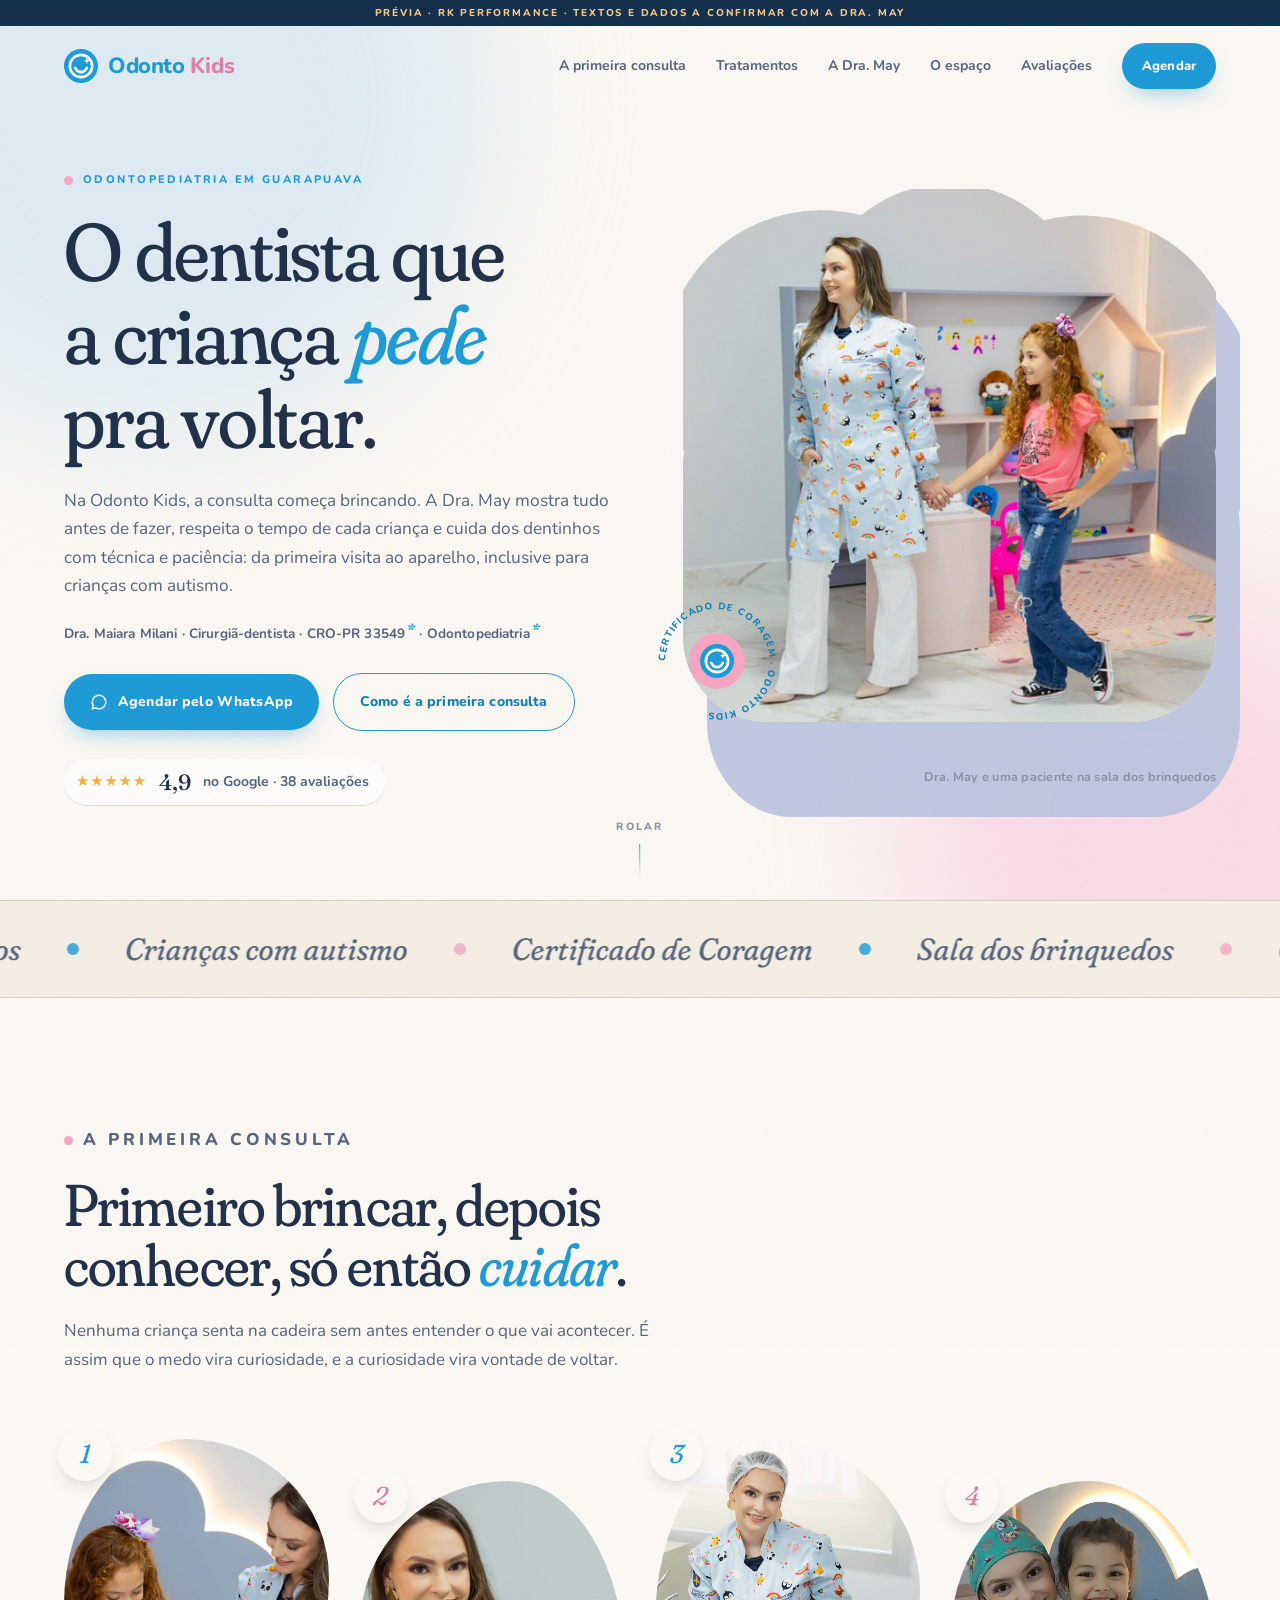
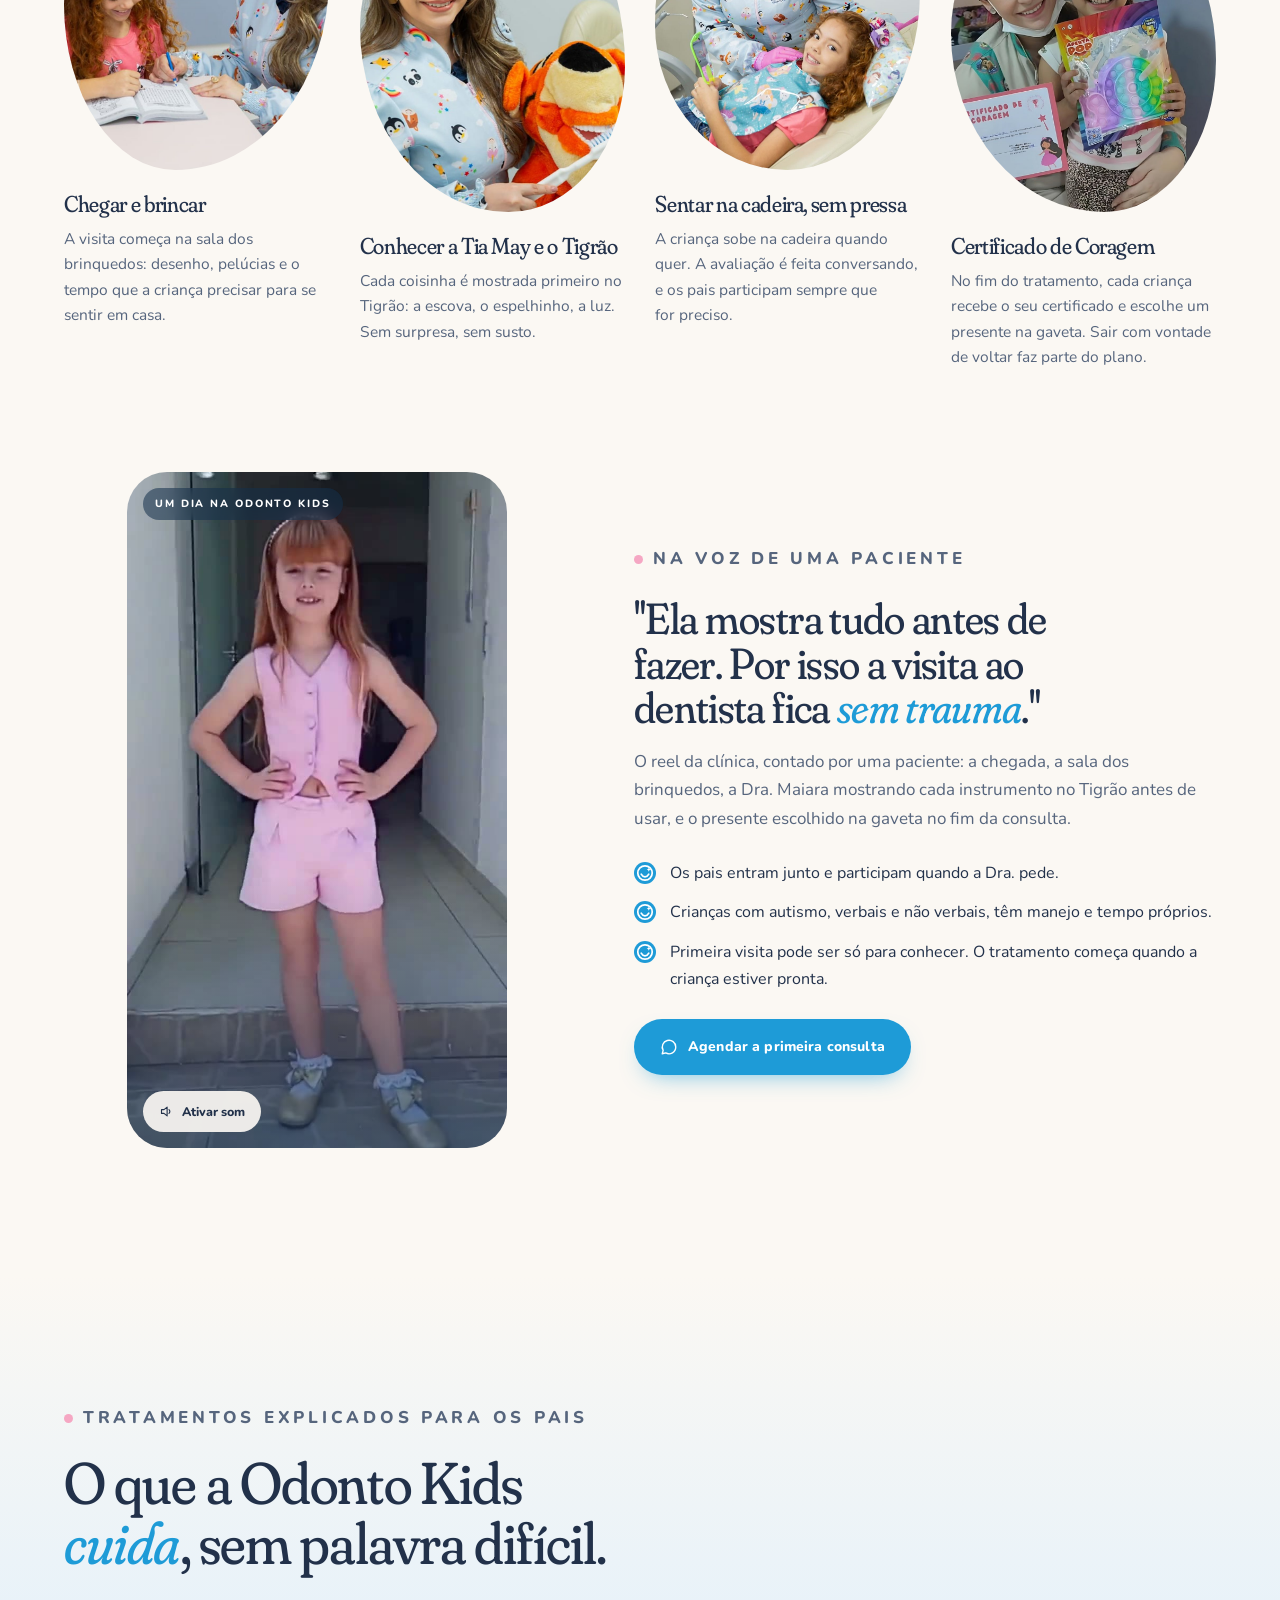
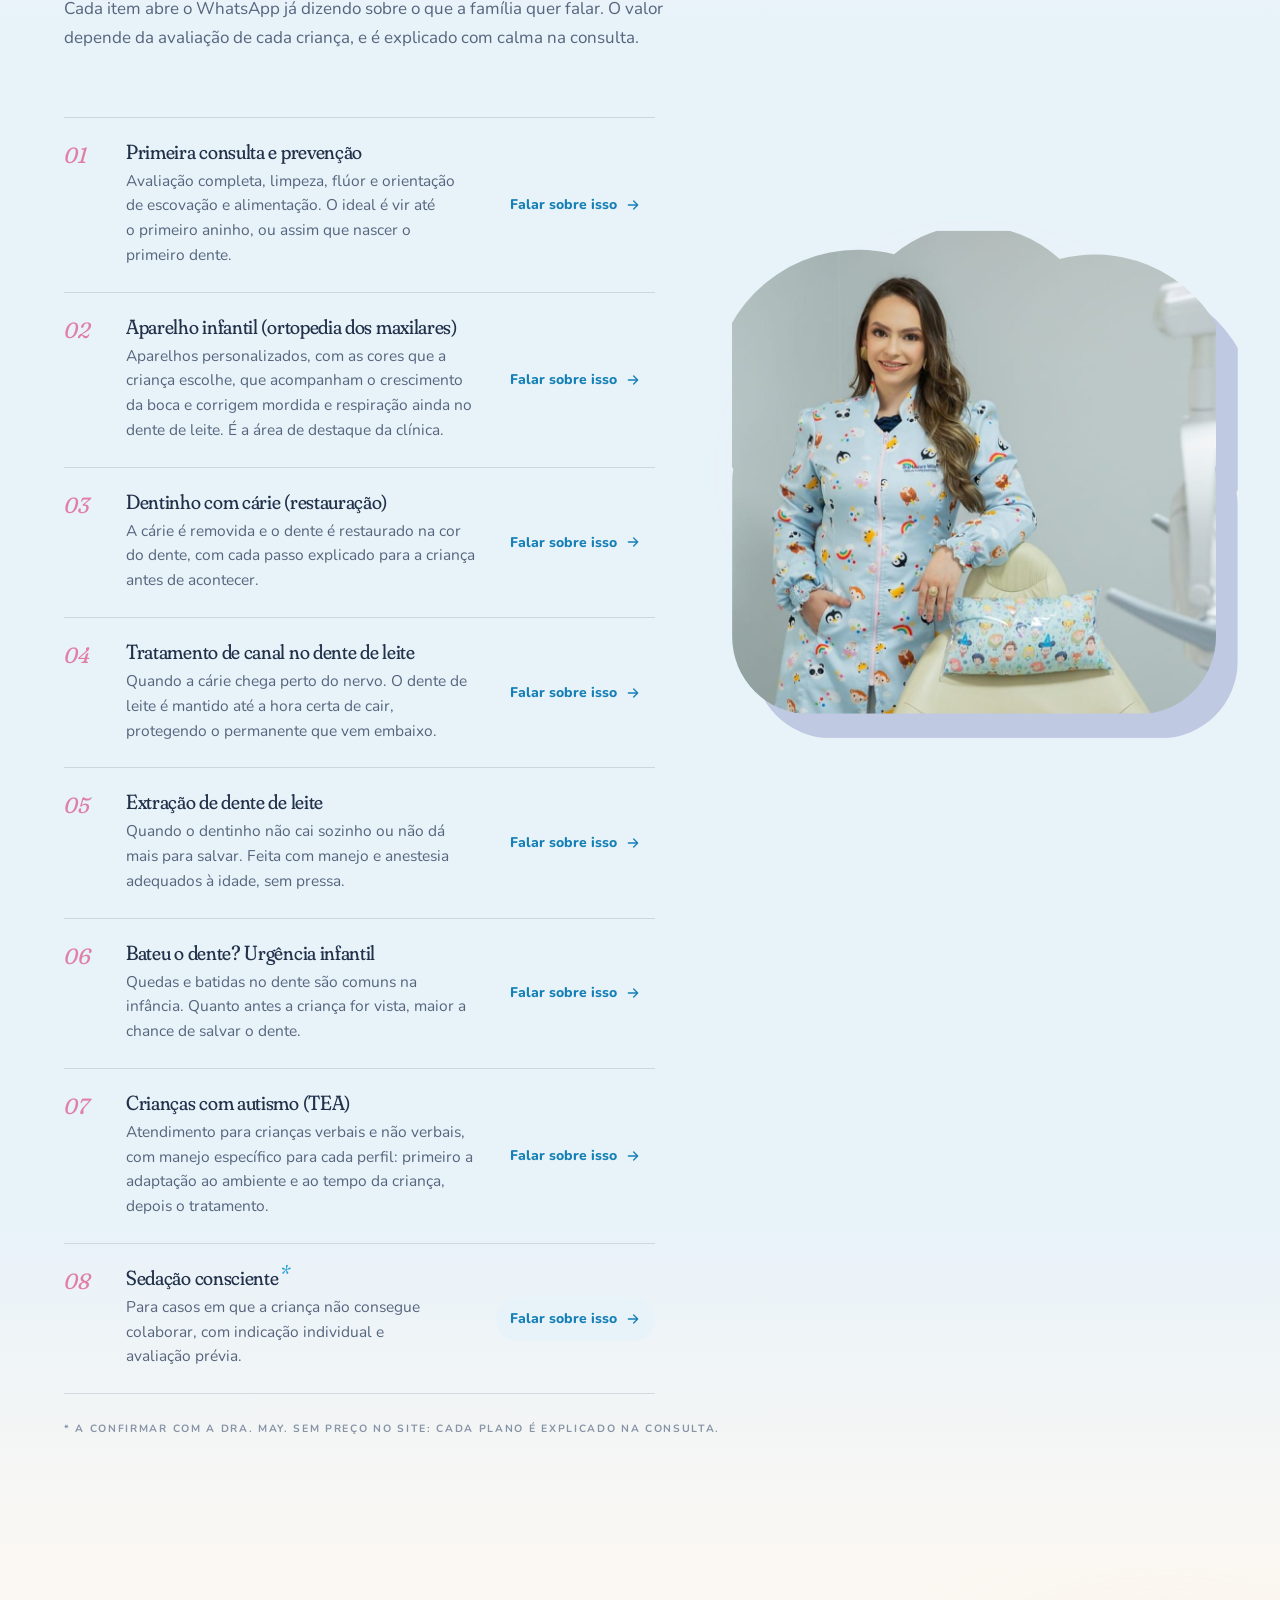
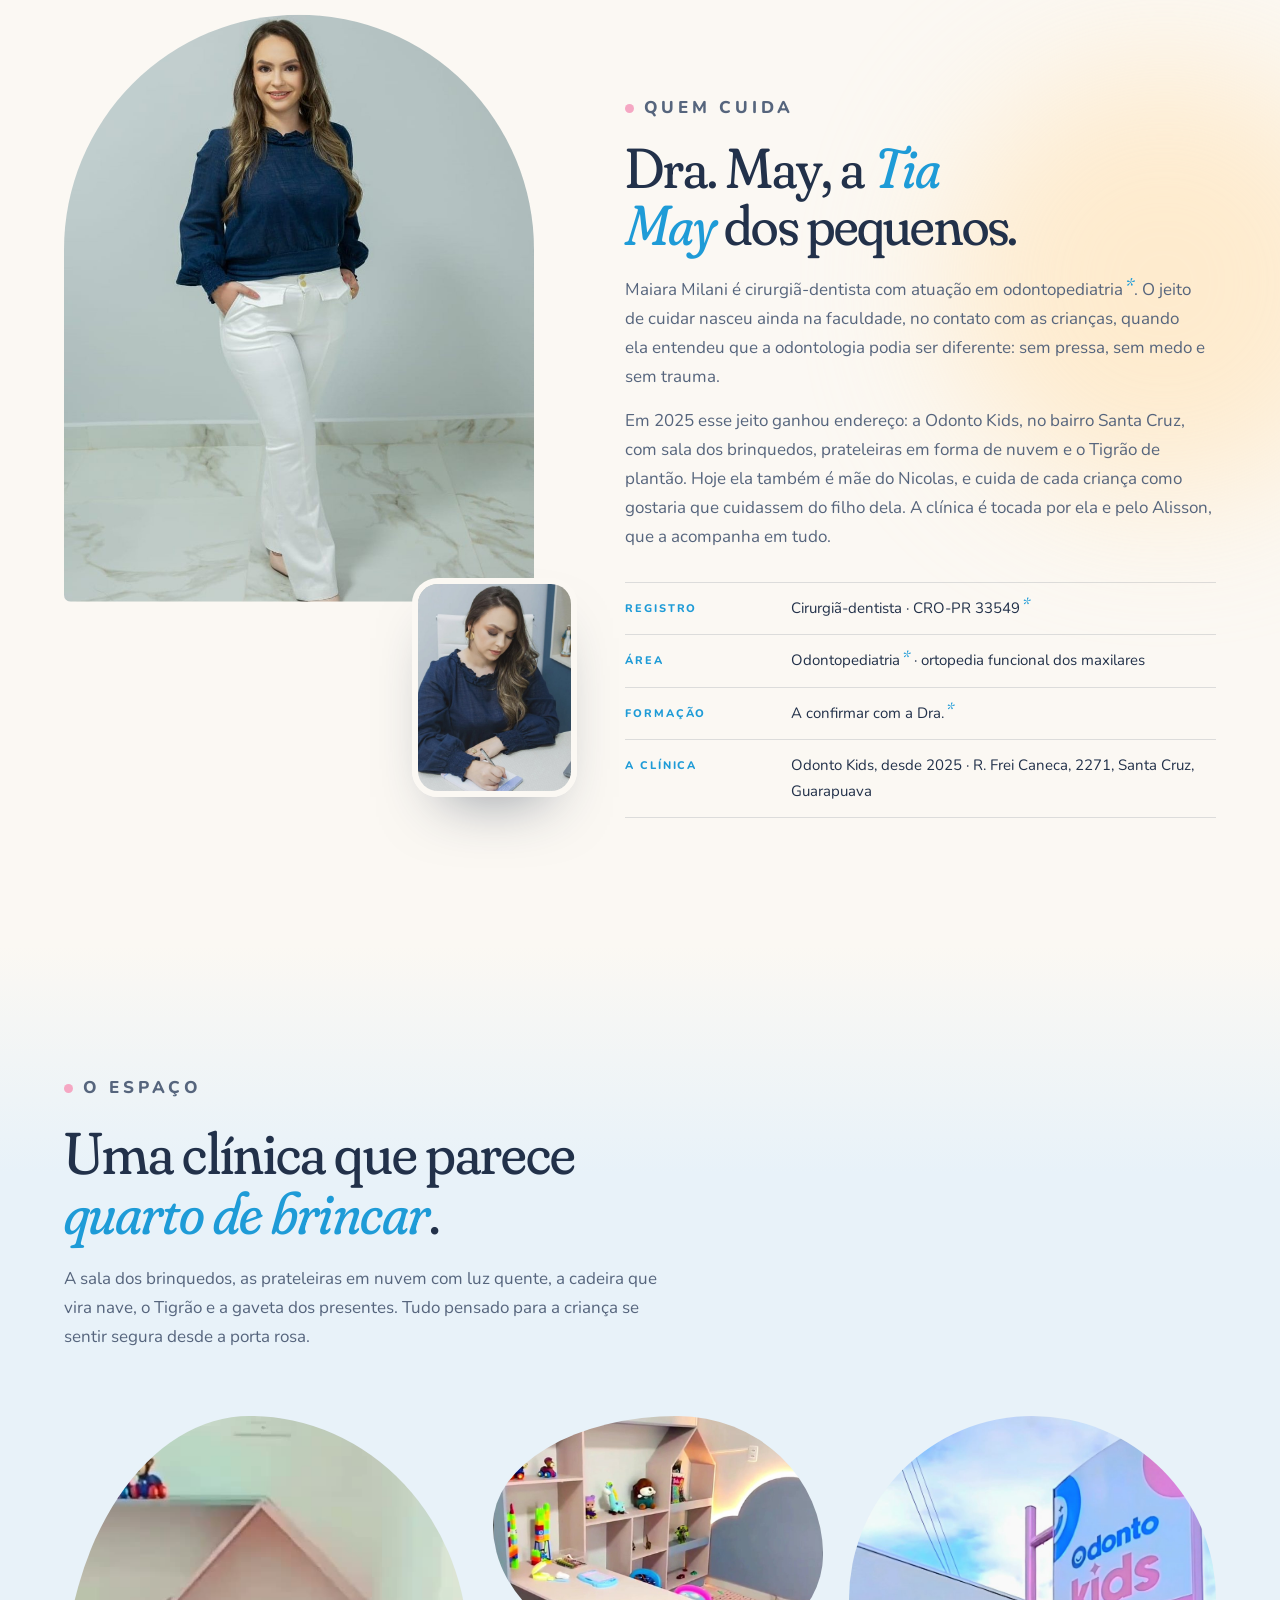
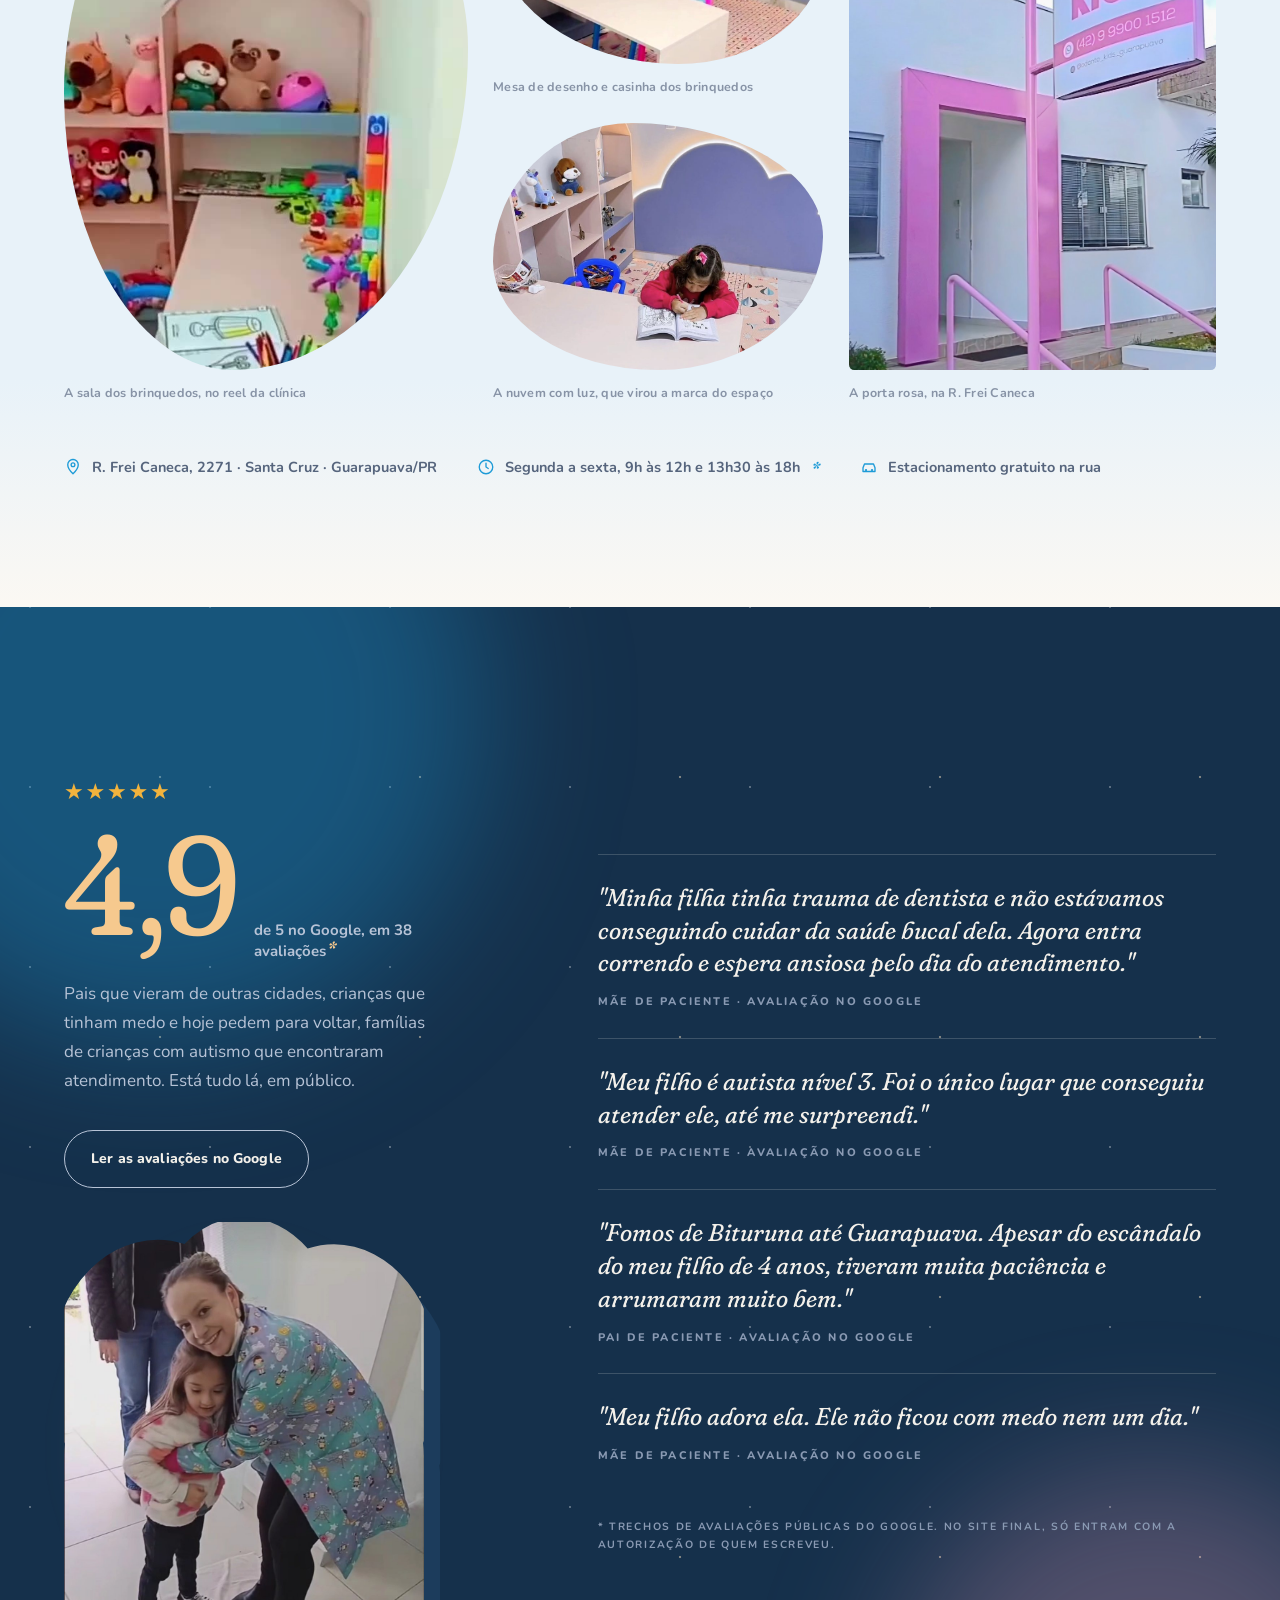
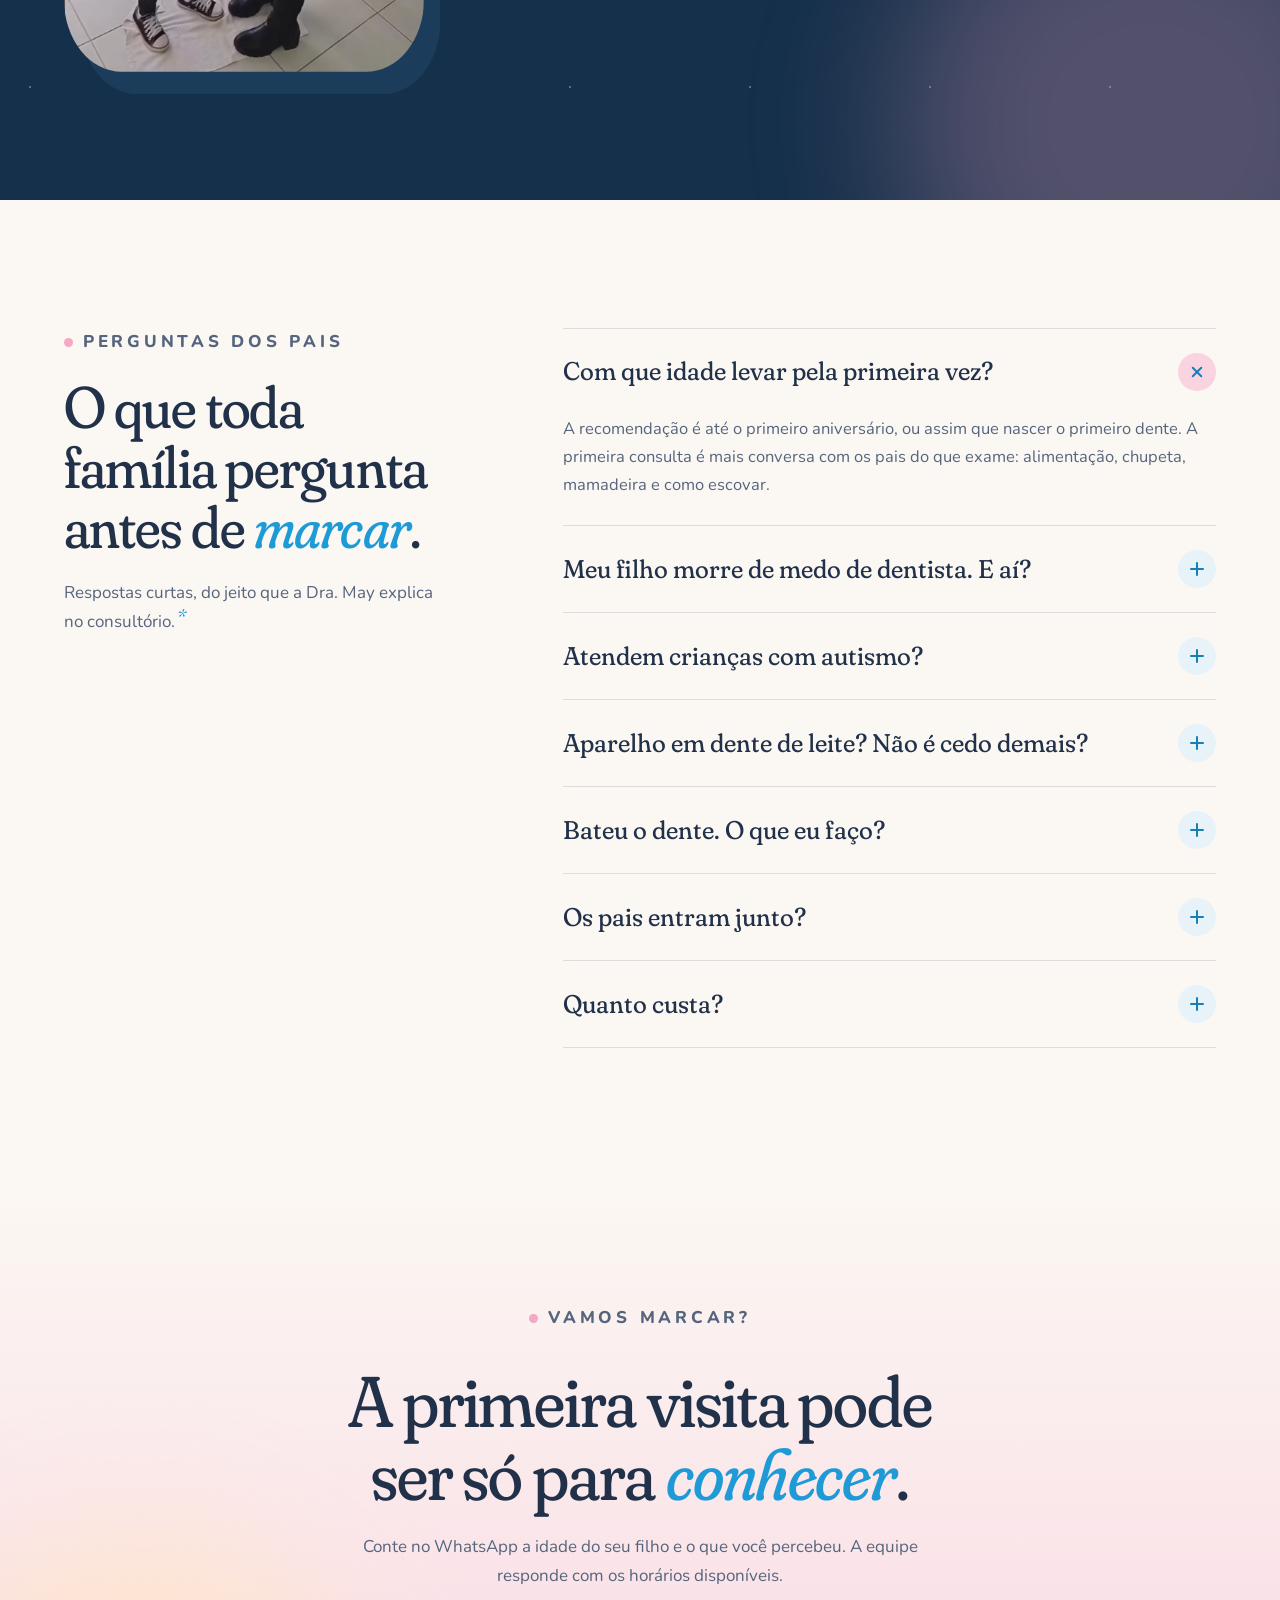
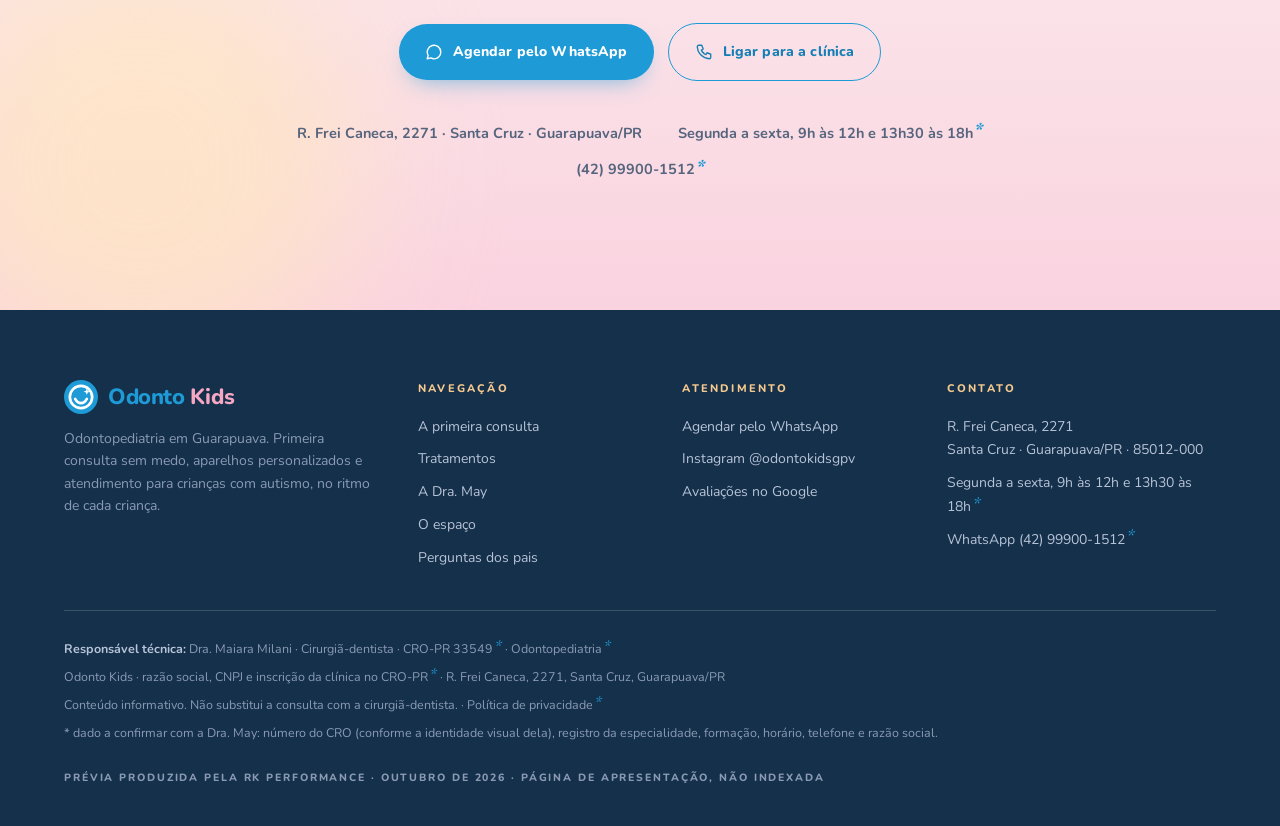
<file: index.html>
<!DOCTYPE html>
<html lang="pt-BR">
<head>
<meta charset="utf-8">
<meta name="viewport" content="width=device-width, initial-scale=1, viewport-fit=cover">
<title>Odonto Kids · Dra. May · Odontopediatria em Guarapuava</title>
<meta name="description" content="Dentista de criança em Guarapuava. Na Odonto Kids a consulta começa brincando: primeira consulta sem medo, aparelhos personalizados e atendimento para crianças com autismo. Dra. Maiara Milani, cirurgiã-dentista. 4,9 no Google com 38 avaliações.">
<meta name="robots" content="noindex, nofollow">
<meta name="theme-color" content="#FBF8F3">
<meta property="og:type" content="website">
<meta property="og:title" content="Odonto Kids · Dra. May · Odontopediatria em Guarapuava">
<meta property="og:description" content="O dentista que a criança pede pra voltar. Primeira consulta sem medo, aparelhos personalizados e atendimento para crianças com autismo, no bairro Santa Cruz.">
<meta property="og:image" content="https://joaovitorrk.github.io/odonto-kids-site/media/og.jpg">
<meta property="og:image:width" content="1200">
<meta property="og:image:height" content="630">
<meta property="og:locale" content="pt_BR">
<link rel="icon" href="data:image/svg+xml,%3Csvg xmlns='http://www.w3.org/2000/svg' viewBox='0 0 64 64'%3E%3Ccircle cx='32' cy='32' r='32' fill='%231E9BD7'/%3E%3Ccircle cx='32' cy='32' r='21' fill='none' stroke='%23fff' stroke-width='5'/%3E%3Cpath d='M21 35.5c3 5.5 6.6 8 11 8s8-2.5 11-8' fill='none' stroke='%23fff' stroke-width='5' stroke-linecap='round'/%3E%3Cpath d='M43 16l1.7 4.3 4.3 1.7-4.3 1.7L43 28l-1.7-4.3-4.3-1.7 4.3-1.7z' fill='%23fff'/%3E%3C/svg%3E">
<link rel="preconnect" href="https://fonts.googleapis.com">
<link rel="preconnect" href="https://fonts.gstatic.com" crossorigin>
<link href="https://fonts.googleapis.com/css2?family=Fraunces:ital,opsz,wght,SOFT@0,9..144,300..600,100;1,9..144,300..600,100&family=Nunito:wght@400;600;700;800&display=swap" rel="stylesheet">
<link rel="stylesheet" href="assets/site.css">
<link rel="preload" as="image" href="media/hero.jpg" fetchpriority="high">
</head>
<body>
<svg width="0" height="0" style="position:absolute" aria-hidden="true" focusable="false">
  <defs>
    <clipPath id="nuvem" clipPathUnits="objectBoundingBox">
      <circle cx="0.26" cy="0.34" r="0.30"/>
      <circle cx="0.50" cy="0.25" r="0.26"/>
      <circle cx="0.75" cy="0.34" r="0.29"/>
      <rect x="0" y="0.36" width="1" height="0.64" rx="0.16" ry="0.16"/>
    </clipPath>
    <symbol id="sorriso" viewBox="0 0 64 64">
      <circle cx="32" cy="32" r="32" fill="#1E9BD7"/>
      <circle cx="32" cy="32" r="21" fill="none" stroke="#fff" stroke-width="5"/>
      <path d="M21 35.5c3 5.5 6.6 8 11 8s8-2.5 11-8" fill="none" stroke="#fff" stroke-width="5" stroke-linecap="round"/>
      <path d="M43 16l1.7 4.3 4.3 1.7-4.3 1.7L43 28l-1.7-4.3-4.3-1.7 4.3-1.7z" fill="#fff"/>
    </symbol>
    <symbol id="i-wa" viewBox="0 0 24 24"><path d="M21 12a9 9 0 0 1-13.3 7.9L3 21l1.2-4.5A9 9 0 1 1 21 12z" fill="none" stroke="currentColor" stroke-width="1.8" stroke-linecap="round" stroke-linejoin="round"/></symbol>
    <symbol id="i-tel" viewBox="0 0 24 24"><path d="M5 3h4l2 5-2.5 1.5a11 11 0 0 0 6 6L16 13l5 2v4a2 2 0 0 1-2 2A17 17 0 0 1 3 5a2 2 0 0 1 2-2z" fill="none" stroke="currentColor" stroke-width="1.8" stroke-linecap="round" stroke-linejoin="round"/></symbol>
    <symbol id="i-pin" viewBox="0 0 24 24"><path d="M12 21s7-6.5 7-12a7 7 0 1 0-14 0c0 5.5 7 12 7 12z" fill="none" stroke="currentColor" stroke-width="1.8" stroke-linejoin="round"/><circle cx="12" cy="9" r="2.5" fill="none" stroke="currentColor" stroke-width="1.8"/></symbol>
    <symbol id="i-seta" viewBox="0 0 24 24"><path d="M5 12h14M13 6l6 6-6 6" fill="none" stroke="currentColor" stroke-width="2" stroke-linecap="round" stroke-linejoin="round"/></symbol>
    <symbol id="i-som" viewBox="0 0 24 24"><path d="M4 9v6h4l5 4V5L8 9H4z" fill="none" stroke="currentColor" stroke-width="1.8" stroke-linejoin="round"/><path d="M16 9a4 4 0 0 1 0 6" fill="none" stroke="currentColor" stroke-width="1.8" stroke-linecap="round"/></symbol>
    <symbol id="i-relogio" viewBox="0 0 24 24"><circle cx="12" cy="12" r="9" fill="none" stroke="currentColor" stroke-width="1.8"/><path d="M12 7v5l3 2" fill="none" stroke="currentColor" stroke-width="1.8" stroke-linecap="round"/></symbol>
    <symbol id="i-carro" viewBox="0 0 24 24"><path d="M4 13l2-5h12l2 5v5H4z" fill="none" stroke="currentColor" stroke-width="1.8" stroke-linejoin="round"/><circle cx="8" cy="16" r="1.5" fill="currentColor"/><circle cx="16" cy="16" r="1.5" fill="currentColor"/></symbol>
  </defs>
</svg>

<div class="grao" aria-hidden="true"></div>
<div class="intro" aria-hidden="true">
  <svg class="sorriso" viewBox="0 0 64 64">
    <circle class="anel" cx="32" cy="32" r="22" fill="none" stroke="#1E9BD7" stroke-width="4.5"/>
    <path class="boca" d="M21 35.5c3 5.5 6.6 8 11 8s8-2.5 11-8" fill="none" stroke="#1E9BD7" stroke-width="4.5" stroke-linecap="round"/>
    <path class="brilho" d="M44 14l1.7 4.3 4.3 1.7-4.3 1.7L44 26l-1.7-4.3-4.3-1.7 4.3-1.7z" fill="#F5A7C3"/>
  </svg>
  <div class="nome"><b>Odonto</b> <i>Kids</i></div>
</div>

<div class="aviso"><span class="longo">Prévia · RK Performance · textos e dados a confirmar com a Dra. May</span><span class="curto">Prévia · RK Performance · a confirmar</span></div>

<header class="topo" id="topo">
  <a class="marca" href="#inicio" aria-label="Odonto Kids, início"><svg aria-hidden="true"><use href="#sorriso"/></svg><span><span class="o">Odonto</span> <span class="k">Kids</span></span></a>
  <nav aria-label="Seções">
    <a class="lk" href="#consulta">A primeira consulta</a>
    <a class="lk" href="#tratamentos">Tratamentos</a>
    <a class="lk" href="#dra">A Dra. May</a>
    <a class="lk" href="#espaco">O espaço</a>
    <a class="lk" href="#avaliacoes">Avaliações</a>
    <a class="btn pq" href="#" data-demo="wa" data-msg="Olá! Vim pelo site da Odonto Kids e quero agendar uma consulta para meu filho.">Agendar</a>
  </nav>
</header>

<main id="inicio">

<!-- primeira tela -->
<section class="hero" aria-label="Apresentação">
  <div class="mancha a" aria-hidden="true"></div>
  <div class="mancha b" aria-hidden="true"></div>
  <div class="wrap">
    <div class="texto">
      <p class="rot">Odontopediatria em Guarapuava</p>
      <h1>O dentista que a criança <em>pede</em> pra voltar.</h1>
      <p class="sub so-pc">Na Odonto Kids, a consulta começa brincando. A Dra. May mostra tudo antes de fazer, respeita o tempo de cada criança e cuida dos dentinhos com técnica e paciência: da primeira visita ao aparelho, inclusive para crianças com autismo.</p>
      <p class="sub so-cel">Na Odonto Kids, a consulta começa brincando. A Dra. May mostra tudo antes de fazer e respeita o tempo de cada criança: da primeira visita ao aparelho, inclusive para crianças com autismo.</p>
      <p class="quem">Dra. Maiara Milani · Cirurgiã-dentista · CRO-PR 33549<sup class="conf" title="Conforme a identidade visual dela; conferir na consulta pública do CRO-PR">*</sup> · Odontopediatria<sup class="conf" title="Confirmar o registro da especialidade no CRO-PR">*</sup></p>
      <div class="acoes">
        <a class="btn" href="#" data-demo="wa" data-msg="Olá! Vim pelo site da Odonto Kids e quero agendar uma consulta para meu filho."><svg aria-hidden="true"><use href="#i-wa"/></svg>Agendar pelo WhatsApp</a>
        <a class="btn linha" href="#consulta">Como é a primeira consulta</a>
      </div>
      <a class="google" href="https://www.google.com/maps/place/?q=place_id:ChIJAaXhLtE375QR1uLJDD2MegI" target="_blank" rel="noopener"><span class="est">★★★★★</span><b>4,9</b><span>no Google · 38 avaliações</span></a>
    </div>
    <div class="quadro nuvem">
      <div class="sombra" aria-hidden="true"></div>
      <div class="img q"><img src="media/hero.jpg" srcset="media/hero-700.jpg 700w, media/hero.jpg 1200w" sizes="(max-width: 900px) 100vw, 560px" width="1200" height="1200" alt="Dra. May de mãos dadas com uma paciente na sala dos brinquedos da Odonto Kids, com a prateleira em forma de nuvem ao fundo" fetchpriority="high"></div>
      <div class="selo" aria-hidden="true">
        <svg viewBox="0 0 132 132">
          <defs><path id="selo-c" d="M66,66 m-52,0 a52,52 0 1,1 104,0 a52,52 0 1,1 -104,0"/></defs>
          <text><textPath href="#selo-c">Certificado de Coragem · Odonto Kids</textPath></text>
          <circle class="miolo" cx="66" cy="66" r="28"/>
          <use href="#sorriso" x="49" y="49" width="34" height="34"/>
        </svg>
      </div>
      <p class="leg">Dra. May e uma paciente na sala dos brinquedos</p>
    </div>
  </div>
  <div class="rolar" aria-hidden="true">Rolar<span></span></div>
</section>

<div class="letreiro" aria-hidden="true">
  <div class="faixa" id="faixa">
    <span>Primeira consulta sem medo</span><span>No ritmo de cada criança</span><span>Aparelhos personalizados</span><span>Crianças com autismo</span><span>Certificado de Coragem</span><span>Sala dos brinquedos</span><span>O Tigrão de plantão</span><span>Santa Cruz, Guarapuava</span>
  </div>
</div>

<!-- a primeira consulta -->
<section class="secao" id="consulta">
  <div class="wrap">
    <div class="cabeca">
      <p class="rot rv">A primeira consulta</p>
      <h2 class="rv">Primeiro brincar, depois conhecer, só então <em>cuidar</em>.</h2>
      <p class="rv d1">Nenhuma criança senta na cadeira sem antes entender o que vai acontecer. É assim que o medo vira curiosidade, e a curiosidade vira vontade de voltar.</p>
    </div>
    <div class="passos">
      <figure class="passo rv">
        <span class="n">1</span>
        <div class="blob b1"><img src="media/passo-brincar.jpg" width="1000" height="1000" alt="Dra. May e uma paciente desenhando juntas na mesa da sala dos brinquedos" loading="lazy"></div>
        <figcaption><h3>Chegar e brincar</h3><p>A visita começa na sala dos brinquedos: desenho, pelúcias e o tempo que a criança precisar para se sentir em casa.</p></figcaption>
      </figure>
      <figure class="passo rv d1">
        <span class="n">2</span>
        <div class="blob b2"><img src="media/passo-tigrao.jpg" width="1000" height="1000" alt="Dra. May segurando o Tigrão de pelúcia e uma escova de dentes grande" loading="lazy"></div>
        <figcaption><h3>Conhecer a Tia May e o Tigrão</h3><p>Cada coisinha é mostrada primeiro no Tigrão: a escova, o espelhinho, a luz. Sem surpresa, sem susto.</p></figcaption>
      </figure>
      <figure class="passo rv d2">
        <span class="n">3</span>
        <div class="blob b3"><img src="media/passo-cadeira.jpg" width="1000" height="1250" alt="Dra. May e uma paciente sorrindo na cadeira de atendimento" loading="lazy"></div>
        <figcaption><h3>Sentar na cadeira, sem pressa</h3><p>A criança sobe na cadeira quando quer. A avaliação é feita conversando, e os pais participam sempre que for preciso.</p></figcaption>
      </figure>
      <figure class="passo rv d3">
        <span class="n">4</span>
        <div class="blob b4"><img src="media/passo-certificado.jpg" width="1000" height="1250" alt="Dra. May e uma paciente mostrando o Certificado de Coragem e o presente" loading="lazy"></div>
        <figcaption><h3>Certificado de Coragem</h3><p>No fim do tratamento, cada criança recebe o seu certificado e escolhe um presente na gaveta. Sair com vontade de voltar faz parte do plano.</p></figcaption>
      </figure>
    </div>

    <div class="consulta-video">
      <div class="vid rv" data-nome="umdia">
        <span class="rotulo">Um dia na Odonto Kids</span>
        <video preload="none" poster="media/umdia-poster.jpg" playsinline muted loop><source src="media/umdia.mp4" type="video/mp4"></video>
        <div class="sombra-baixo" aria-hidden="true"></div>
        <button class="som" type="button" aria-pressed="false"><svg aria-hidden="true"><use href="#i-som"/></svg><span>Ativar som</span></button>
      </div>
      <div class="texto rv d1">
        <p class="rot">Na voz de uma paciente</p>
        <h3>"Ela mostra tudo antes de fazer. Por isso a visita ao dentista fica <em>sem trauma</em>."</h3>
        <p>O reel da clínica, contado por uma paciente: a chegada, a sala dos brinquedos, a Dra. Maiara mostrando cada instrumento no Tigrão antes de usar, e o presente escolhido na gaveta no fim da consulta.</p>
        <ul class="lista">
          <li><svg aria-hidden="true"><use href="#sorriso"/></svg><span>Os pais entram junto e participam quando a Dra. pede.</span></li>
          <li><svg aria-hidden="true"><use href="#sorriso"/></svg><span>Crianças com autismo, verbais e não verbais, têm manejo e tempo próprios.</span></li>
          <li><svg aria-hidden="true"><use href="#sorriso"/></svg><span>Primeira visita pode ser só para conhecer. O tratamento começa quando a criança estiver pronta.</span></li>
        </ul>
        <a class="btn" href="#" data-demo="wa" data-msg="Olá! Vim pelo site da Odonto Kids e quero agendar a primeira consulta do meu filho."><svg aria-hidden="true"><use href="#i-wa"/></svg>Agendar a primeira consulta</a>
      </div>
    </div>
  </div>
</section>

<!-- tratamentos -->
<section class="secao ceu-fundo" id="tratamentos">
  <div class="wrap">
    <div class="cabeca">
      <p class="rot rv">Tratamentos explicados para os pais</p>
      <h2 class="rv">O que a Odonto Kids <em>cuida</em>, sem palavra difícil.</h2>
      <p class="rv d1">Cada item abre o WhatsApp já dizendo sobre o que a família quer falar. O valor depende da avaliação de cada criança, e é explicado com calma na consulta.</p>
    </div>
    <div class="trat">
      <ol class="lista-trat">
        <li class="rv"><span class="i">01</span><div><h3>Primeira consulta e prevenção</h3><p>Avaliação completa, limpeza, flúor e orientação de escovação e alimentação. O ideal é vir até o primeiro aninho, ou assim que nascer o primeiro dente.</p></div><a class="seta" href="#" data-demo="wa" data-msg="Olá! Vim pelo site da Odonto Kids e quero agendar a primeira consulta do meu filho.">Falar sobre isso <svg aria-hidden="true"><use href="#i-seta"/></svg></a></li>
        <li class="rv"><span class="i">02</span><div><h3>Aparelho infantil (ortopedia dos maxilares)</h3><p>Aparelhos personalizados, com as cores que a criança escolhe, que acompanham o crescimento da boca e corrigem mordida e respiração ainda no dente de leite. É a área de destaque da clínica.</p></div><a class="seta" href="#" data-demo="wa" data-msg="Olá! Vim pelo site da Odonto Kids e quero uma avaliação para aparelho infantil.">Falar sobre isso <svg aria-hidden="true"><use href="#i-seta"/></svg></a></li>
        <li class="rv"><span class="i">03</span><div><h3>Dentinho com cárie (restauração)</h3><p>A cárie é removida e o dente é restaurado na cor do dente, com cada passo explicado para a criança antes de acontecer.</p></div><a class="seta" href="#" data-demo="wa" data-msg="Olá! Vim pelo site da Odonto Kids. Meu filho está com um dentinho com cárie e quero agendar.">Falar sobre isso <svg aria-hidden="true"><use href="#i-seta"/></svg></a></li>
        <li class="rv"><span class="i">04</span><div><h3>Tratamento de canal no dente de leite</h3><p>Quando a cárie chega perto do nervo. O dente de leite é mantido até a hora certa de cair, protegendo o permanente que vem embaixo.</p></div><a class="seta" href="#" data-demo="wa" data-msg="Olá! Vim pelo site da Odonto Kids e quero saber sobre tratamento de canal em dente de leite.">Falar sobre isso <svg aria-hidden="true"><use href="#i-seta"/></svg></a></li>
        <li class="rv"><span class="i">05</span><div><h3>Extração de dente de leite</h3><p>Quando o dentinho não cai sozinho ou não dá mais para salvar. Feita com manejo e anestesia adequados à idade, sem pressa.</p></div><a class="seta" href="#" data-demo="wa" data-msg="Olá! Vim pelo site da Odonto Kids e quero avaliar a extração de um dente de leite.">Falar sobre isso <svg aria-hidden="true"><use href="#i-seta"/></svg></a></li>
        <li class="rv"><span class="i">06</span><div><h3>Bateu o dente? Urgência infantil</h3><p>Quedas e batidas no dente são comuns na infância. Quanto antes a criança for vista, maior a chance de salvar o dente.</p></div><a class="seta" href="#" data-demo="wa" data-msg="Olá! Meu filho bateu o dente. Vim pelo site da Odonto Kids e preciso de atendimento.">Falar sobre isso <svg aria-hidden="true"><use href="#i-seta"/></svg></a></li>
        <li class="rv"><span class="i">07</span><div><h3>Crianças com autismo (TEA)</h3><p>Atendimento para crianças verbais e não verbais, com manejo específico para cada perfil: primeiro a adaptação ao ambiente e ao tempo da criança, depois o tratamento.</p></div><a class="seta" href="#" data-demo="wa" data-msg="Olá! Vim pelo site da Odonto Kids. Meu filho é autista e quero saber como funciona o atendimento.">Falar sobre isso <svg aria-hidden="true"><use href="#i-seta"/></svg></a></li>
        <li class="rv"><span class="i">08</span><div><h3>Sedação consciente<sup class="conf" title="Item listado na ficha do Google; confirmar com a Dra. como é feita">*</sup></h3><p>Para casos em que a criança não consegue colaborar, com indicação individual e avaliação prévia.</p></div><a class="seta" href="#" data-demo="wa" data-msg="Olá! Vim pelo site da Odonto Kids e quero saber sobre atendimento com sedação.">Falar sobre isso <svg aria-hidden="true"><use href="#i-seta"/></svg></a></li>
      </ol>
      <div class="foto rv d1">
        <div class="nuvem" data-parallax="0.04">
          <div class="sombra" aria-hidden="true"></div>
          <div class="img q"><img src="media/tratamentos.jpg" width="1000" height="1000" alt="Dra. May de jaleco estampado ao lado da cadeira de atendimento" loading="lazy"></div>
        </div>
        <p class="leg">Dra. May no consultório da Odonto Kids</p>
      </div>
    </div>
    <p class="nota-conf rv">* a confirmar com a Dra. May. Sem preço no site: cada plano é explicado na consulta.</p>
  </div>
</section>

<!-- a Dra. -->
<section class="secao" id="dra">
  <div class="mancha luz" style="top:10%;right:-8%" aria-hidden="true"></div>
  <div class="wrap">
    <div class="sobre">
      <div class="foto rv">
        <div class="arco" data-parallax="-0.03"><img src="media/sobre-retrato.jpg" width="900" height="1200" alt="Retrato da Dra. Maiara Milani" loading="lazy"></div>
        <div class="mini"><img src="media/sobre.jpg" width="979" height="1224" alt="Dra. Maiara Milani escrevendo no consultório" loading="lazy"></div>
      </div>
      <div class="texto">
        <p class="rot rv">Quem cuida</p>
        <h2 class="rv">Dra. May, a <em>Tia May</em> dos pequenos.</h2>
        <p class="rv d1">Maiara Milani é cirurgiã-dentista com atuação em odontopediatria<sup class="conf" title="Confirmar o registro da especialidade no CRO-PR">*</sup>. O jeito de cuidar nasceu ainda na faculdade, no contato com as crianças, quando ela entendeu que a odontologia podia ser diferente: sem pressa, sem medo e sem trauma.</p>
        <p class="rv d1">Em 2025 esse jeito ganhou endereço: a Odonto Kids, no bairro Santa Cruz, com sala dos brinquedos, prateleiras em forma de nuvem e o Tigrão de plantão. Hoje ela também é mãe do Nicolas, e cuida de cada criança como gostaria que cuidassem do filho dela. A clínica é tocada por ela e pelo Alisson, que a acompanha em tudo.</p>
        <ul class="ficha rv d2">
          <li><b>Registro</b><span>Cirurgiã-dentista · CRO-PR 33549<sup class="conf" title="Conforme a identidade visual dela; conferir no CRO-PR">*</sup></span></li>
          <li><b>Área</b><span>Odontopediatria<sup class="conf" title="Confirmar o registro da especialidade">*</sup> · ortopedia funcional dos maxilares</span></li>
          <li><b>Formação</b><span>A confirmar com a Dra.<sup class="conf" title="Faculdade e cursos entram aqui">*</sup></span></li>
          <li><b>A clínica</b><span>Odonto Kids, desde 2025 · R. Frei Caneca, 2271, Santa Cruz, Guarapuava</span></li>
        </ul>
      </div>
    </div>
  </div>
</section>

<!-- o espaço -->
<section class="secao ceu-fundo" id="espaco">
  <div class="wrap">
    <div class="cabeca">
      <p class="rot rv">O espaço</p>
      <h2 class="rv">Uma clínica que parece <em>quarto de brincar</em>.</h2>
      <p class="rv d1">A sala dos brinquedos, as prateleiras em nuvem com luz quente, a cadeira que vira nave, o Tigrão e a gaveta dos presentes. Tudo pensado para a criança se sentir segura desde a porta rosa.</p>
    </div>
    <div class="mosaico">
      <figure class="m1 rv"><div class="loop blob b1"><video preload="none" poster="media/espaco-poster.jpg" playsinline muted loop aria-label="A sala dos brinquedos da Odonto Kids, mostrada por uma paciente"><source src="media/espaco.mp4" type="video/mp4"></video></div><figcaption>A sala dos brinquedos, no reel da clínica</figcaption></figure>
      <figure class="m2 rv d1"><div class="blob b2"><img src="media/espaco-brinquedos.jpg" width="1000" height="1371" alt="Mesa de desenho e prateleira em forma de casinha com brinquedos" loading="lazy"></div><figcaption>Mesa de desenho e casinha dos brinquedos</figcaption></figure>
      <figure class="m3 rv d2"><div class="arco"><img src="media/fachada.jpg" width="1100" height="1375" alt="Fachada da Odonto Kids, com a porta rosa e a placa azul e rosa" loading="lazy"></div><figcaption>A porta rosa, na R. Frei Caneca</figcaption></figure>
      <figure class="m4 rv d1"><div class="blob b3"><img src="media/espaco-nuvem.jpg" width="1000" height="991" alt="Prateleira em forma de nuvem com luz quente e uma criança desenhando" loading="lazy"></div><figcaption>A nuvem com luz, que virou a marca do espaço</figcaption></figure>
    </div>
    <div class="endereco rv">
      <span><svg aria-hidden="true"><use href="#i-pin"/></svg>R. Frei Caneca, 2271 · Santa Cruz · Guarapuava/PR</span>
      <span><svg aria-hidden="true"><use href="#i-relogio"/></svg>Segunda a sexta, 9h às 12h e 13h30 às 18h<sup class="conf" title="Horário do Google; a confirmar">*</sup></span>
      <span><svg aria-hidden="true"><use href="#i-carro"/></svg>Estacionamento gratuito na rua</span>
    </div>
  </div>
</section>

<!-- avaliações -->
<section class="secao aval escuro" id="avaliacoes">
  <div class="estrelas" aria-hidden="true"></div>
  <div class="mancha a" aria-hidden="true"></div>
  <div class="mancha b" aria-hidden="true"></div>
  <div class="wrap">
    <div class="texto">
      <p class="rot rv">O que os pais dizem</p>
      <div class="est rv" aria-hidden="true">★★★★★</div>
      <div class="nota rv"><b>4,9</b><span>de 5 no Google, em 38 avaliações<sup class="conf" title="Levantado em 07/10/2026">*</sup></span></div>
      <p class="rv d1" style="color:var(--papel-2);max-width:380px">Pais que vieram de outras cidades, crianças que tinham medo e hoje pedem para voltar, famílias de crianças com autismo que encontraram atendimento. Está tudo lá, em público.</p>
      <div class="acoes rv d2"><a class="btn linha" href="https://www.google.com/maps/place/?q=place_id:ChIJAaXhLtE375QR1uLJDD2MegI" target="_blank" rel="noopener">Ler as avaliações no Google</a></div>
      <div class="foto nuvem rv d2">
        <div class="sombra" aria-hidden="true"></div>
        <div class="img"><img src="media/abraco.jpg" width="1000" height="1250" alt="Dra. May abraçando uma paciente na recepção" loading="lazy"></div>
      </div>
    </div>
    <div class="falas">
      <blockquote class="fala rv"><p>"Minha filha tinha trauma de dentista e não estávamos conseguindo cuidar da saúde bucal dela. Agora entra correndo e espera ansiosa pelo dia do atendimento."</p><cite>Mãe de paciente · avaliação no Google</cite></blockquote>
      <blockquote class="fala rv d1"><p>"Meu filho é autista nível 3. Foi o único lugar que conseguiu atender ele, até me surpreendi."</p><cite>Mãe de paciente · avaliação no Google</cite></blockquote>
      <blockquote class="fala rv d2"><p>"Fomos de Bituruna até Guarapuava. Apesar do escândalo do meu filho de 4 anos, tiveram muita paciência e arrumaram muito bem."</p><cite>Pai de paciente · avaliação no Google</cite></blockquote>
      <blockquote class="fala rv d3"><p>"Meu filho adora ela. Ele não ficou com medo nem um dia."</p><cite>Mãe de paciente · avaliação no Google</cite></blockquote>
      <p class="nota-conf rv">* trechos de avaliações públicas do Google. No site final, só entram com a autorização de quem escreveu.</p>
    </div>
  </div>
</section>

<!-- perguntas dos pais -->
<section class="secao" id="duvidas">
  <div class="wrap">
    <div class="faq-grid">
      <div class="cabeca">
        <p class="rot rv">Perguntas dos pais</p>
        <h2 class="rv">O que toda família pergunta antes de <em>marcar</em>.</h2>
        <p class="rv d1">Respostas curtas, do jeito que a Dra. May explica no consultório.<sup class="conf" title="Textos a revisar pela Dra.">*</sup></p>
      </div>
      <div class="faq rv d1">
        <details open>
          <summary>Com que idade levar pela primeira vez?<span class="mais" aria-hidden="true"></span></summary>
          <p>A recomendação é até o primeiro aniversário, ou assim que nascer o primeiro dente. A primeira consulta é mais conversa com os pais do que exame: alimentação, chupeta, mamadeira e como escovar.</p>
        </details>
        <details>
          <summary>Meu filho morre de medo de dentista. E aí?<span class="mais" aria-hidden="true"></span></summary>
          <p>É o caso mais comum aqui. A primeira visita pode ser só para conhecer: brincar, ver o Tigrão, sentar na cadeira se quiser. O tratamento começa quando a criança estiver pronta, não antes.</p>
        </details>
        <details>
          <summary>Atendem crianças com autismo?<span class="mais" aria-hidden="true"></span></summary>
          <p>Sim, verbais e não verbais, com manejo específico para cada perfil. Conte no WhatsApp o que ajuda seu filho a ficar tranquilo (horário, luz, som, objeto de apego) e a consulta é preparada a partir disso.</p>
        </details>
        <details>
          <summary>Aparelho em dente de leite? Não é cedo demais?<span class="mais" aria-hidden="true"></span></summary>
          <p>Nem sempre é preciso esperar os dentes permanentes. Dentes muito apinhados, mordida cruzada ou aberta, respiração pela boca e dificuldade para mastigar são sinais para avaliar o aparelho ainda na infância, enquanto a boca está crescendo.</p>
        </details>
        <details>
          <summary>Bateu o dente. O que eu faço?<span class="mais" aria-hidden="true"></span></summary>
          <p>Mantenha a calma, limpe a boca com água e entre em contato na hora. Se o dente for de leite, não tente recolocar. Se for permanente e saiu inteiro, guarde em leite ou soro e venha imediatamente.</p>
        </details>
        <details>
          <summary>Os pais entram junto?<span class="mais" aria-hidden="true"></span></summary>
          <p>Sim. Os pais acompanham a consulta e, quando a Dra. pede, ajudam no manejo. Nada acontece sem a criança e a família entenderem o que vai ser feito.</p>
        </details>
        <details>
          <summary>Quanto custa?<span class="mais" aria-hidden="true"></span></summary>
          <p>Depende do que a avaliação mostrar. Na primeira consulta a Dra. explica o plano e os valores com calma, para a família decidir sem pressa.</p>
        </details>
      </div>
    </div>
  </div>
</section>

<!-- chamada final -->
<section class="secao chamada" id="agendar">
  <div class="mancha luz" style="bottom:-10%;left:-6%" aria-hidden="true"></div>
  <div class="wrap">
    <p class="rot c rv">Vamos marcar?</p>
    <h2 class="rv">A primeira visita pode ser só para <em>conhecer</em>.</h2>
    <p class="rv d1">Conte no WhatsApp a idade do seu filho e o que você percebeu. A equipe responde com os horários disponíveis.</p>
    <div class="acoes rv d2">
      <a class="btn" href="#" data-demo="wa" data-msg="Olá! Vim pelo site da Odonto Kids e quero agendar uma consulta para meu filho."><svg aria-hidden="true"><use href="#i-wa"/></svg>Agendar pelo WhatsApp</a>
      <a class="btn linha" href="#" data-demo="tel"><svg aria-hidden="true"><use href="#i-tel"/></svg>Ligar para a clínica</a>
    </div>
    <div class="info rv d3">
      <span>R. Frei Caneca, 2271 · Santa Cruz · Guarapuava/PR</span>
      <span>Segunda a sexta, 9h às 12h e 13h30 às 18h<sup class="conf">*</sup></span>
      <span>(42) 99900-1512<sup class="conf">*</sup></span>
    </div>
  </div>
</section>

</main>

<footer>
  <div class="wrap">
    <div class="cols">
      <div><div class="marca"><svg aria-hidden="true"><use href="#sorriso"/></svg><span><span class="o">Odonto</span> <span class="k">Kids</span></span></div><p>Odontopediatria em Guarapuava. Primeira consulta sem medo, aparelhos personalizados e atendimento para crianças com autismo, no ritmo de cada criança.</p></div>
      <div><h4>Navegação</h4><ul><li><a href="#consulta">A primeira consulta</a></li><li><a href="#tratamentos">Tratamentos</a></li><li><a href="#dra">A Dra. May</a></li><li><a href="#espaco">O espaço</a></li><li><a href="#duvidas">Perguntas dos pais</a></li></ul></div>
      <div><h4>Atendimento</h4><ul><li><a href="#" data-demo="wa" data-msg="Olá! Vim pelo site da Odonto Kids e quero agendar uma consulta para meu filho.">Agendar pelo WhatsApp</a></li><li><a href="https://www.instagram.com/odontokidsgpv/" target="_blank" rel="noopener">Instagram @odontokidsgpv</a></li><li><a href="https://www.google.com/maps/place/?q=place_id:ChIJAaXhLtE375QR1uLJDD2MegI" target="_blank" rel="noopener">Avaliações no Google</a></li></ul></div>
      <div><h4>Contato</h4><ul><li>R. Frei Caneca, 2271<br>Santa Cruz · Guarapuava/PR · 85012-000</li><li>Segunda a sexta, 9h às 12h e 13h30 às 18h<sup class="conf" title="A confirmar">*</sup></li><li>WhatsApp (42) 99900-1512<sup class="conf" title="A confirmar">*</sup></li></ul></div>
    </div>
    <div class="legal">
      <p><b>Responsável técnica:</b> Dra. Maiara Milani · Cirurgiã-dentista · CRO-PR 33549<sup class="conf">*</sup> · Odontopediatria<sup class="conf">*</sup></p>
      <p>Odonto Kids · razão social, CNPJ e inscrição da clínica no CRO-PR<sup class="conf">*</sup> · R. Frei Caneca, 2271, Santa Cruz, Guarapuava/PR</p>
      <p>Conteúdo informativo. Não substitui a consulta com a cirurgiã-dentista. · <a href="#">Política de privacidade</a><sup class="conf" title="Em preparação">*</sup></p>
      <p>* dado a confirmar com a Dra. May: número do CRO (conforme a identidade visual dela), registro da especialidade, formação, horário, telefone e razão social.</p>
    </div>
    <p class="rk">Prévia produzida pela RK Performance · outubro de 2026 · página de apresentação, não indexada</p>
  </div>
</footer>

<nav class="barra" aria-label="Atalhos">
  <a class="wa" href="#" data-demo="wa" data-msg="Olá! Vim pelo site da Odonto Kids e quero agendar uma consulta para meu filho."><svg aria-hidden="true"><use href="#i-wa"/></svg>WhatsApp</a>
  <a href="#" data-demo="tel"><svg aria-hidden="true"><use href="#i-tel"/></svg>Ligar</a>
  <a href="#" data-demo="mapa"><svg aria-hidden="true"><use href="#i-pin"/></svg>Chegar</a>
</nav>

<dialog class="demo" id="demo" aria-labelledby="demo-tit">
  <div class="in">
    <p class="rot">Prévia de apresentação</p>
    <h3 id="demo-tit">Agendar pelo WhatsApp</h3>
    <p id="demo-txt">No site final, este botão abre o WhatsApp da Odonto Kids com a mensagem já escrita:</p>
    <blockquote id="demo-msg">Olá! Vim pelo site da Odonto Kids e quero agendar uma consulta para meu filho.</blockquote>
    <div class="acoes">
      <a class="btn" href="https://wa.me/5542999833348?text=Vi%20a%20pr%C3%A9via%20do%20site%20da%20Odonto%20Kids" target="_blank" rel="noopener">Falar com a RK</a>
      <button class="btn linha" type="button" data-fecha>Fechar</button>
    </div>
  </div>
</dialog>

<script src="assets/site.js"></script>
</body>
</html>
</file>
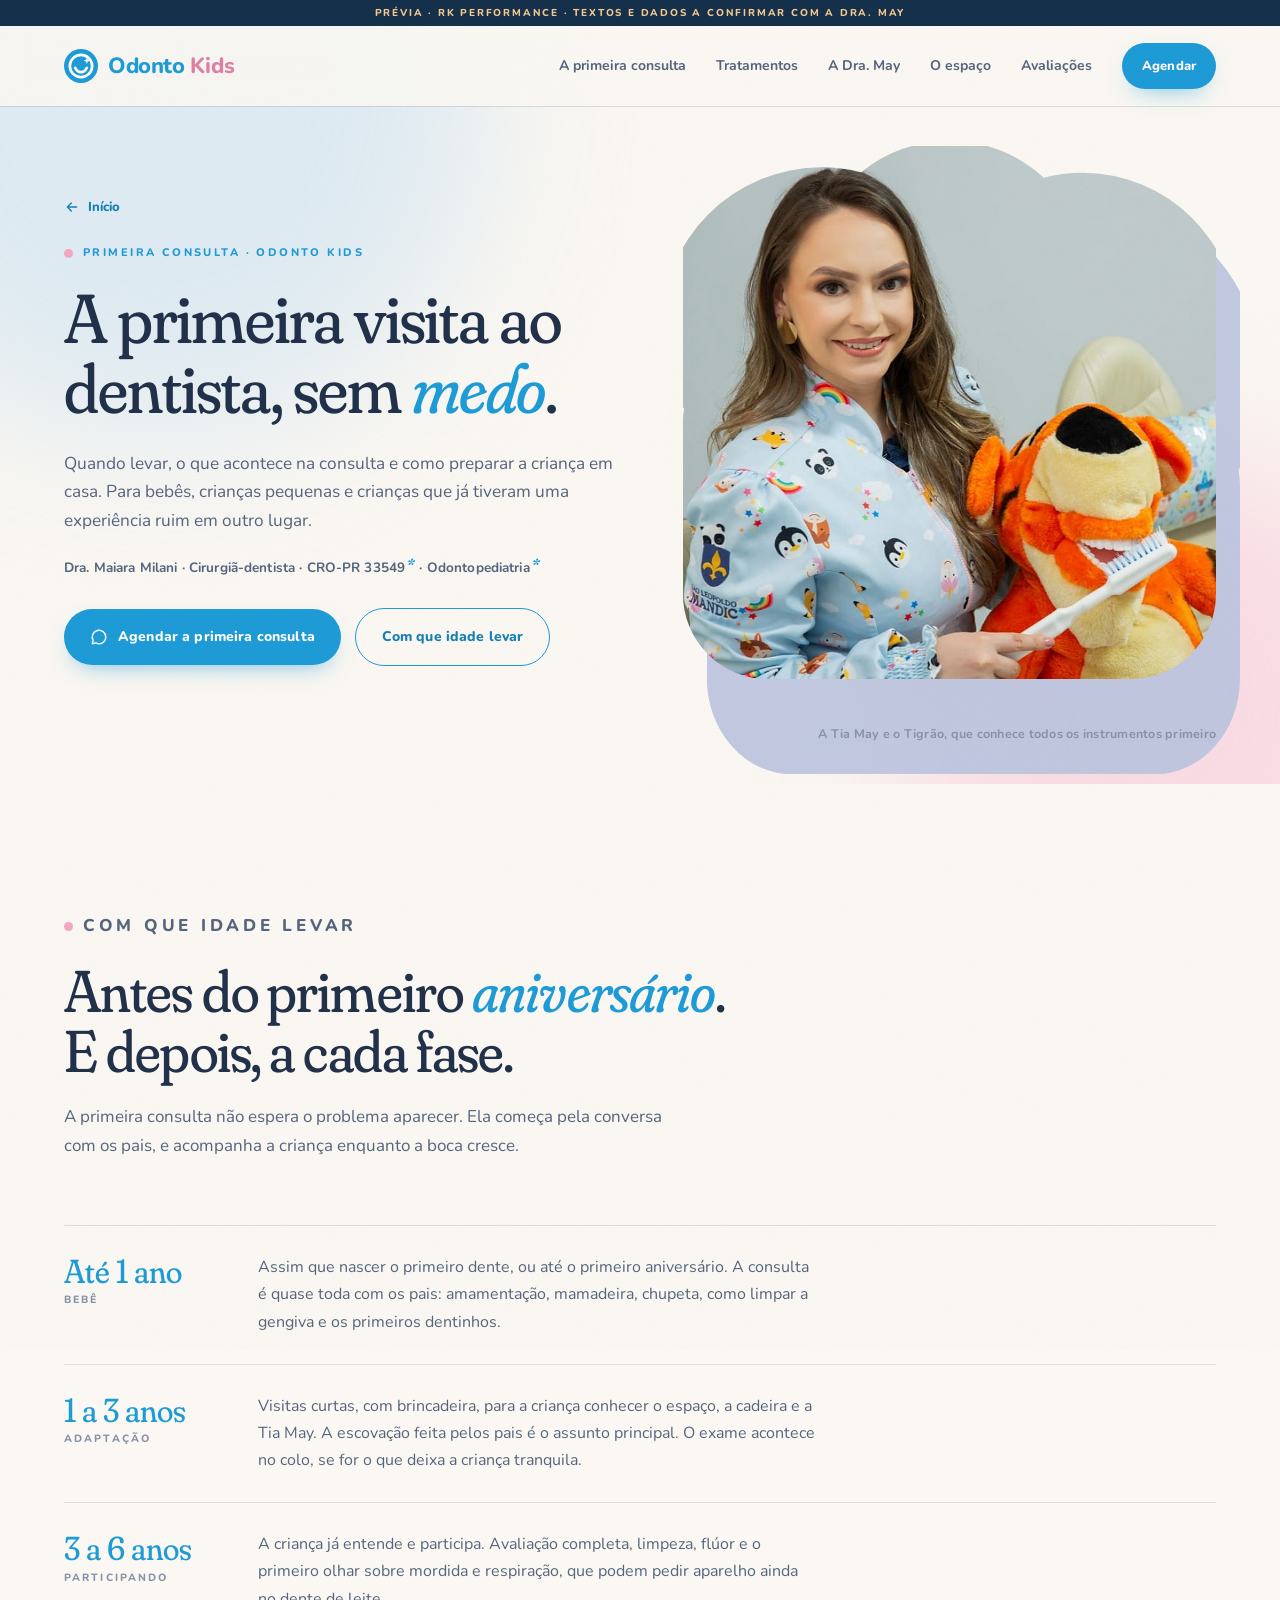
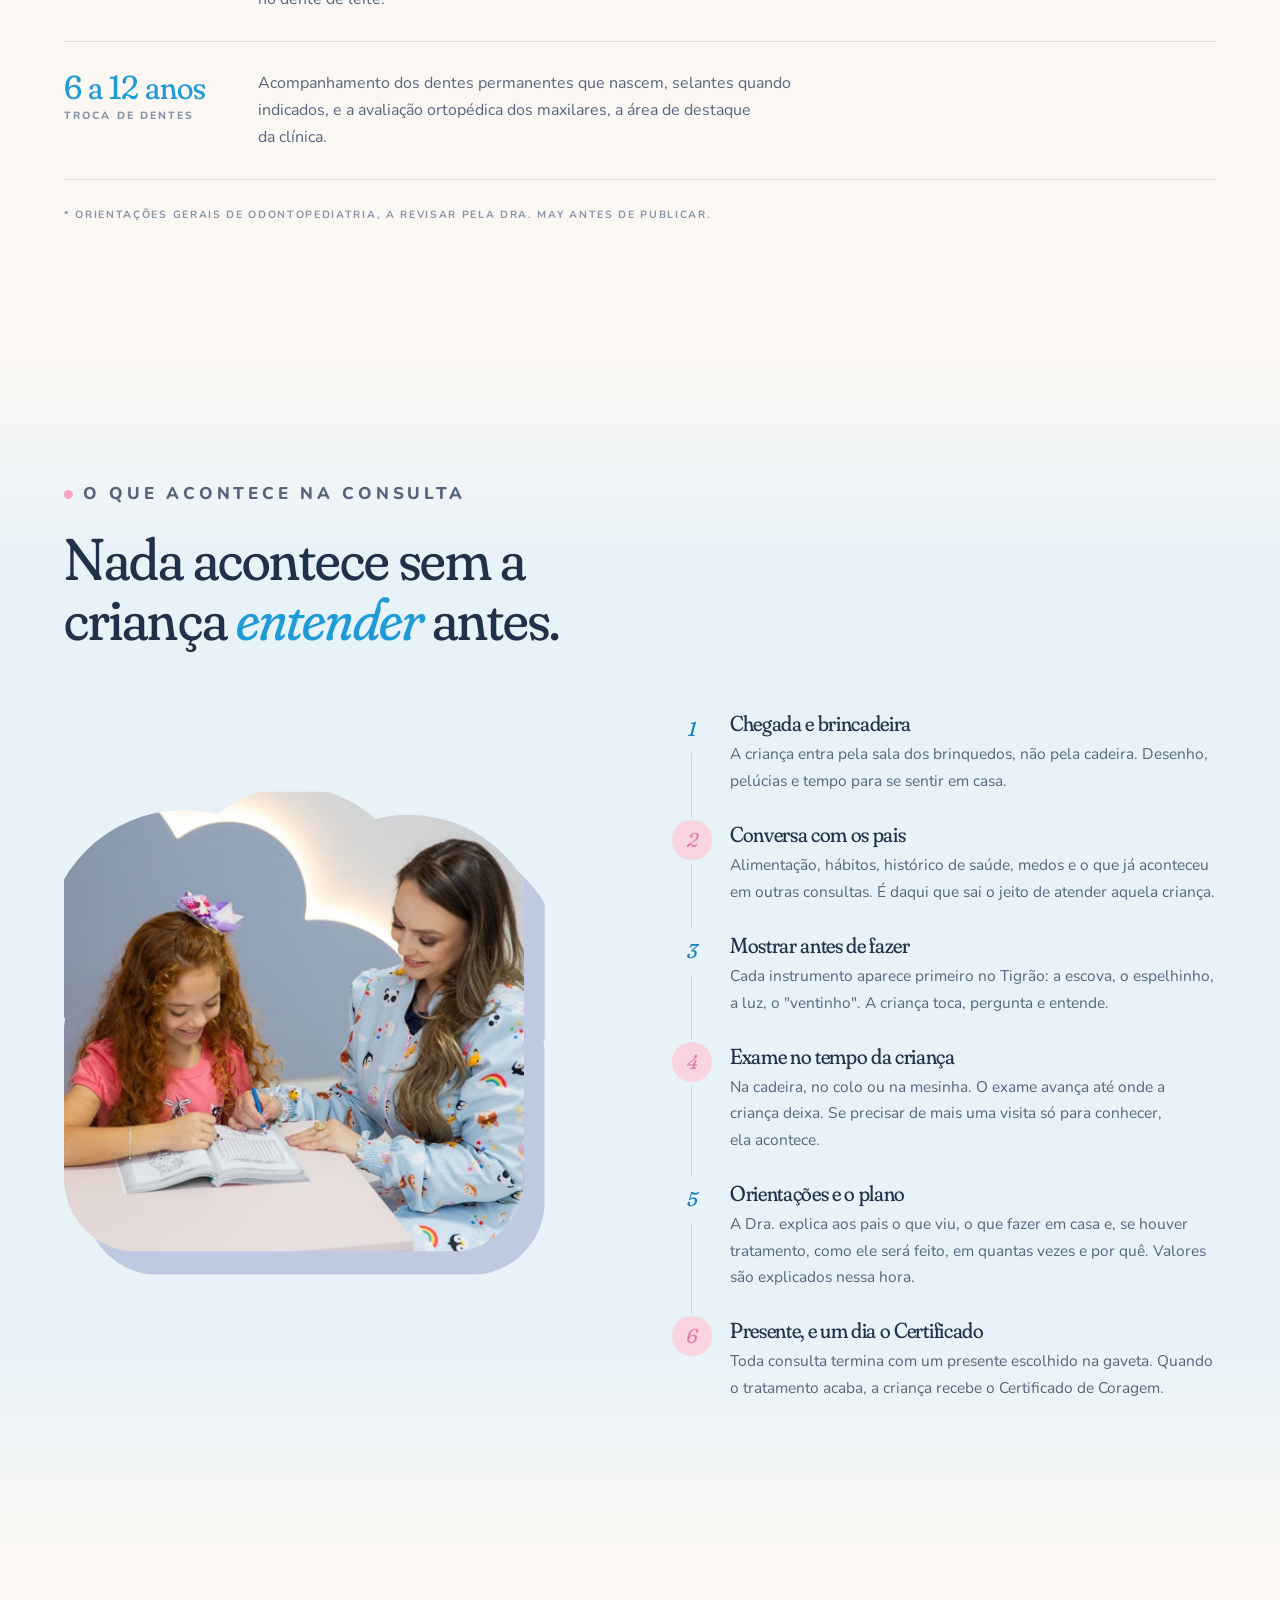
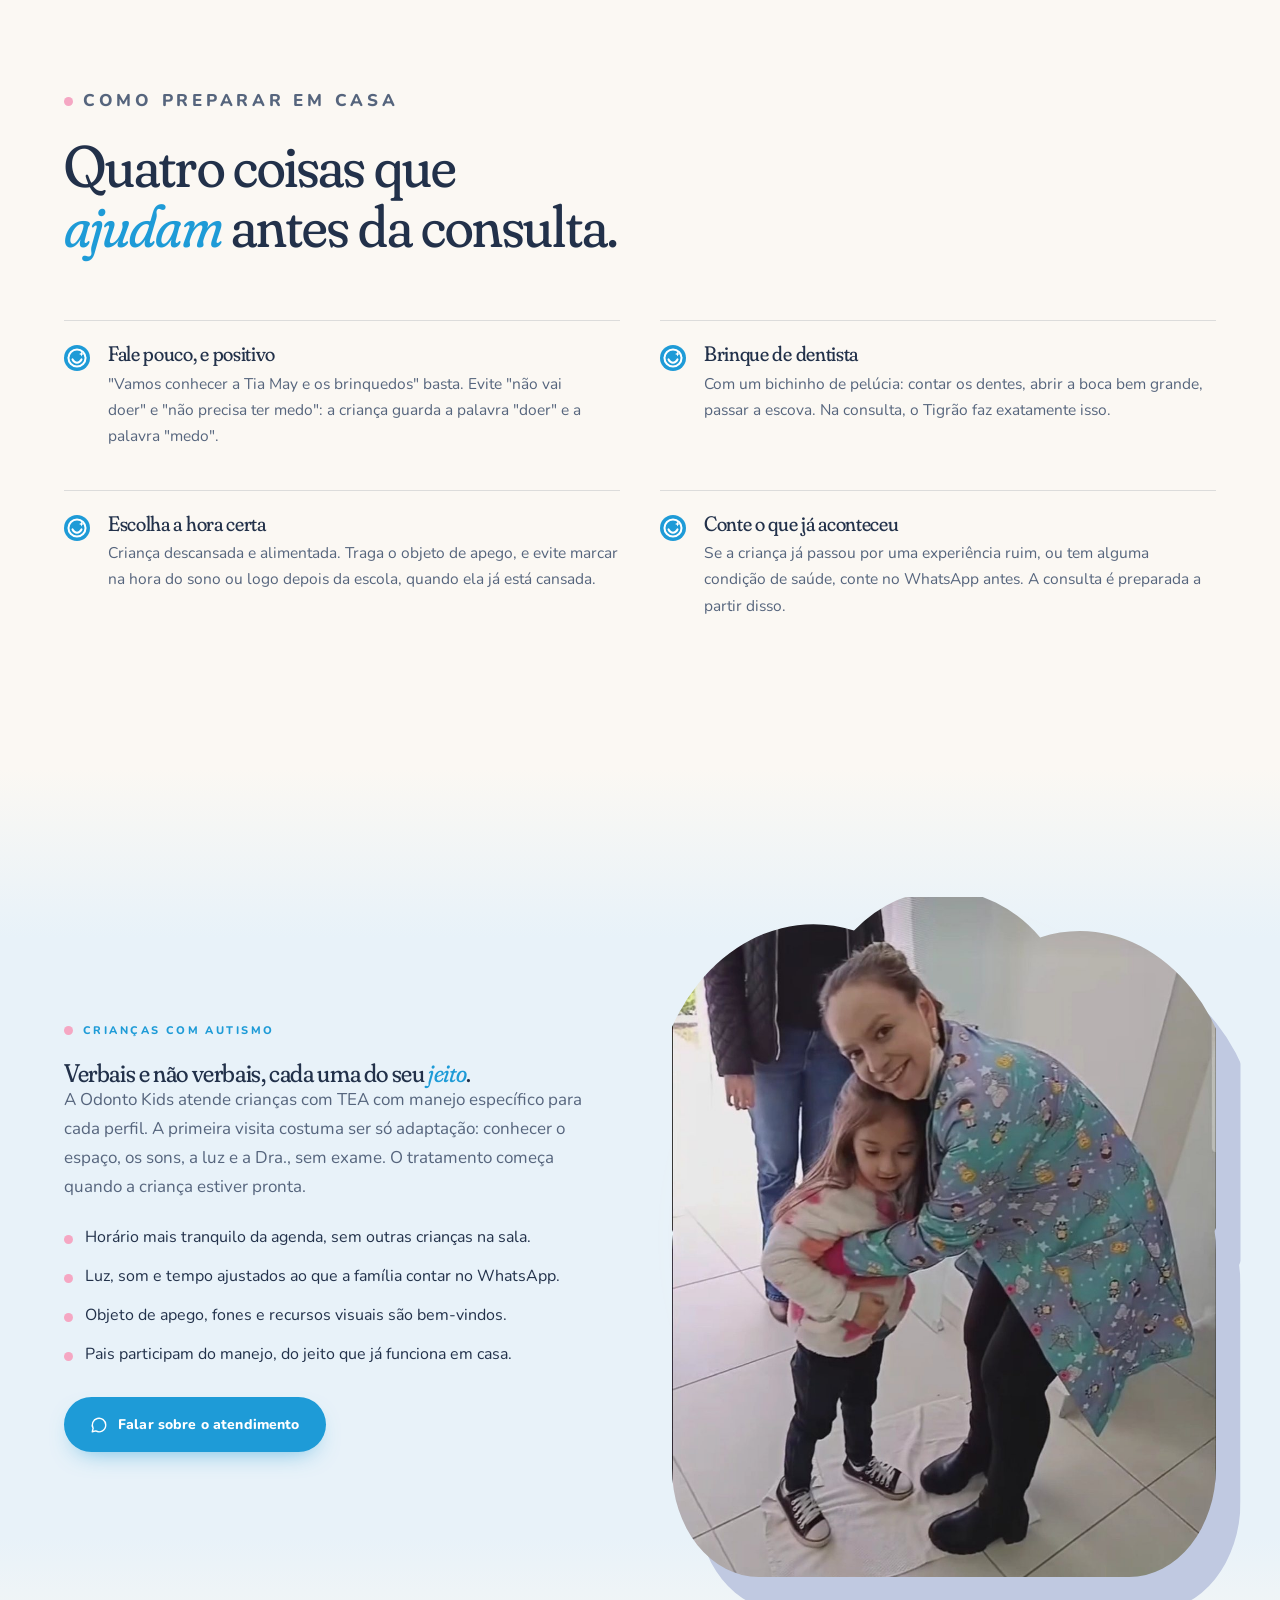
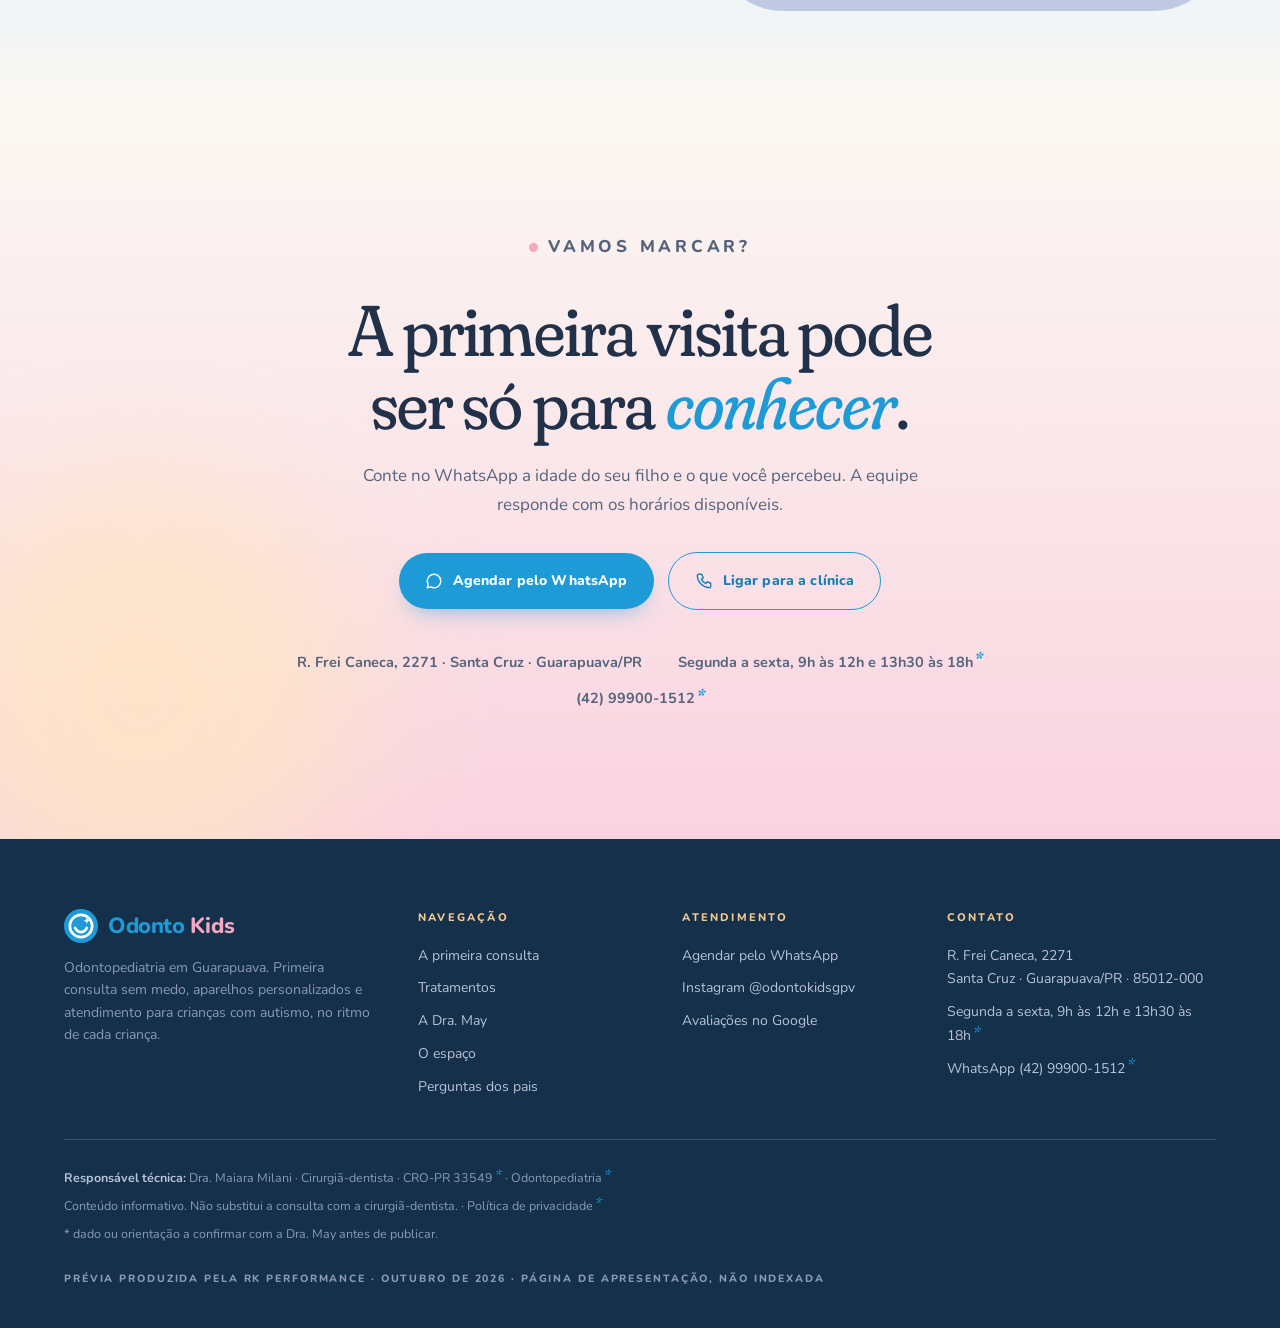
<file: primeira-consulta-guarapuava/index.html>
<!DOCTYPE html>
<html lang="pt-BR">
<head>
<meta charset="utf-8">
<meta name="viewport" content="width=device-width, initial-scale=1, viewport-fit=cover">
<title>A primeira consulta da criança no dentista · Odonto Kids · Guarapuava</title>
<meta name="description" content="Quando levar a criança ao dentista pela primeira vez, o que acontece na consulta e como preparar em casa. Odonto Kids, odontopediatria em Guarapuava: primeira consulta sem medo, inclusive para crianças com autismo.">
<meta name="robots" content="noindex, nofollow">
<meta name="theme-color" content="#FBF8F3">
<meta property="og:type" content="article">
<meta property="og:title" content="A primeira consulta da criança no dentista · Odonto Kids">
<meta property="og:description" content="Quando levar, o que acontece e como preparar a criança em casa. Primeira consulta sem medo, em Guarapuava.">
<meta property="og:image" content="https://joaovitorrk.github.io/odonto-kids-site/media/og.jpg">
<meta property="og:locale" content="pt_BR">
<link rel="icon" href="data:image/svg+xml,%3Csvg xmlns='http://www.w3.org/2000/svg' viewBox='0 0 64 64'%3E%3Ccircle cx='32' cy='32' r='32' fill='%231E9BD7'/%3E%3Ccircle cx='32' cy='32' r='21' fill='none' stroke='%23fff' stroke-width='5'/%3E%3Cpath d='M21 35.5c3 5.5 6.6 8 11 8s8-2.5 11-8' fill='none' stroke='%23fff' stroke-width='5' stroke-linecap='round'/%3E%3Cpath d='M43 16l1.7 4.3 4.3 1.7-4.3 1.7L43 28l-1.7-4.3-4.3-1.7 4.3-1.7z' fill='%23fff'/%3E%3C/svg%3E">
<link rel="preconnect" href="https://fonts.googleapis.com">
<link rel="preconnect" href="https://fonts.gstatic.com" crossorigin>
<link href="https://fonts.googleapis.com/css2?family=Fraunces:ital,opsz,wght,SOFT@0,9..144,300..600,100;1,9..144,300..600,100&family=Nunito:wght@400;600;700;800&display=swap" rel="stylesheet">
<link rel="stylesheet" href="../assets/site.css">
<style>
/* só desta página */
.hero.pagina-hero{min-height:0;padding-bottom:40px}
.hero.pagina-hero h1{font-size:clamp(40px,5.4vw,76px)}
.volta{display:inline-flex;align-items:center;gap:8px;font-weight:800;font-size:13px;color:var(--azul-2);margin-bottom:26px}
.volta svg{width:16px;height:16px;transform:rotate(180deg)}
.idades{list-style:none;border-top:1px solid var(--hair);counter-reset:idade}
.idades li{display:grid;grid-template-columns:170px 1fr;gap:24px;padding:28px 0;border-bottom:1px solid var(--hair)}
.idades li b{font-family:var(--display);font-weight:400;font-size:clamp(26px,2.6vw,36px);line-height:1;color:var(--azul);font-variation-settings:"SOFT" 100,"opsz" 96}
.idades li b small{display:block;font-family:var(--sans);font-weight:800;font-size:10.5px;letter-spacing:.2em;text-transform:uppercase;color:var(--ink-3);margin-top:8px}
.idades li p{color:var(--ink-2);font-size:16px;max-width:560px}
.roteiro{display:grid;grid-template-columns:1fr 1fr;gap:clamp(30px,5vw,80px);align-items:start}
.roteiro .foto .img{aspect-ratio:1/1}
.roteiro .foto{position:sticky;top:calc(var(--topo) + var(--aviso) + 30px);max-width:460px}
.etapas{list-style:none;counter-reset:etapa}
.etapas li{position:relative;padding:0 0 30px 58px}
.etapas li::before{counter-increment:etapa;content:counter(etapa);position:absolute;left:0;top:-4px;width:40px;height:40px;border-radius:50%;background:var(--ceu);display:grid;place-items:center;font-family:var(--display);font-style:italic;font-size:20px;color:var(--azul-2);font-variation-settings:"SOFT" 100,"opsz" 72}
.etapas li:nth-child(even)::before{background:var(--rosa-2);color:var(--rosa-3)}
.etapas li::after{content:"";position:absolute;left:19px;top:40px;bottom:6px;width:1px;background:var(--hair)}
.etapas li:last-child::after{display:none}
.etapas h3{font-size:clamp(20px,1.7vw,25px);margin-bottom:6px}
.etapas p{color:var(--ink-2);font-size:15.5px;max-width:520px}
.dicas{display:grid;grid-template-columns:repeat(2,1fr);gap:18px 40px}
.dica{padding:22px 0;border-top:1px solid var(--hair);display:grid;grid-template-columns:30px 1fr;gap:14px;align-items:start}
.dica svg{width:26px;height:26px;margin-top:2px}
.dica h3{font-size:21px;margin-bottom:6px}
.dica p{color:var(--ink-2);font-size:15.5px}
.tea{display:grid;grid-template-columns:1fr 1fr;gap:clamp(30px,5vw,80px);align-items:center}
.tea .lista{list-style:none;display:grid;gap:12px;margin-top:22px}
.tea .lista li{display:flex;gap:12px;align-items:flex-start;font-size:16px}
.tea .lista li::before{content:"";flex:none;width:9px;height:9px;border-radius:50%;background:var(--rosa);margin-top:11px}
@media (max-width:900px){
  .idades li{grid-template-columns:1fr;gap:10px}
  .roteiro{grid-template-columns:1fr}
  .roteiro .foto{position:static;margin:0 auto 36px}
  .dicas{grid-template-columns:1fr}
  .tea{grid-template-columns:1fr}
}
</style>
</head>
<body class="pagina">
<svg width="0" height="0" style="position:absolute" aria-hidden="true" focusable="false">
  <defs>
    <clipPath id="nuvem" clipPathUnits="objectBoundingBox">
      <circle cx="0.26" cy="0.34" r="0.30"/>
      <circle cx="0.50" cy="0.25" r="0.26"/>
      <circle cx="0.75" cy="0.34" r="0.29"/>
      <rect x="0" y="0.36" width="1" height="0.64" rx="0.16" ry="0.16"/>
    </clipPath>
    <symbol id="sorriso" viewBox="0 0 64 64">
      <circle cx="32" cy="32" r="32" fill="#1E9BD7"/>
      <circle cx="32" cy="32" r="21" fill="none" stroke="#fff" stroke-width="5"/>
      <path d="M21 35.5c3 5.5 6.6 8 11 8s8-2.5 11-8" fill="none" stroke="#fff" stroke-width="5" stroke-linecap="round"/>
      <path d="M43 16l1.7 4.3 4.3 1.7-4.3 1.7L43 28l-1.7-4.3-4.3-1.7 4.3-1.7z" fill="#fff"/>
    </symbol>
    <symbol id="i-wa" viewBox="0 0 24 24"><path d="M21 12a9 9 0 0 1-13.3 7.9L3 21l1.2-4.5A9 9 0 1 1 21 12z" fill="none" stroke="currentColor" stroke-width="1.8" stroke-linecap="round" stroke-linejoin="round"/></symbol>
    <symbol id="i-tel" viewBox="0 0 24 24"><path d="M5 3h4l2 5-2.5 1.5a11 11 0 0 0 6 6L16 13l5 2v4a2 2 0 0 1-2 2A17 17 0 0 1 3 5a2 2 0 0 1 2-2z" fill="none" stroke="currentColor" stroke-width="1.8" stroke-linecap="round" stroke-linejoin="round"/></symbol>
    <symbol id="i-pin" viewBox="0 0 24 24"><path d="M12 21s7-6.5 7-12a7 7 0 1 0-14 0c0 5.5 7 12 7 12z" fill="none" stroke="currentColor" stroke-width="1.8" stroke-linejoin="round"/><circle cx="12" cy="9" r="2.5" fill="none" stroke="currentColor" stroke-width="1.8"/></symbol>
    <symbol id="i-seta" viewBox="0 0 24 24"><path d="M5 12h14M13 6l6 6-6 6" fill="none" stroke="currentColor" stroke-width="2" stroke-linecap="round" stroke-linejoin="round"/></symbol>
  </defs>
</svg>

<div class="grao" aria-hidden="true"></div>
<div class="aviso"><span class="longo">Prévia · RK Performance · textos e dados a confirmar com a Dra. May</span><span class="curto">Prévia · RK Performance · a confirmar</span></div>

<header class="topo solido" id="topo">
  <a class="marca" href="../" aria-label="Odonto Kids, início"><svg aria-hidden="true"><use href="#sorriso"/></svg><span><span class="o">Odonto</span> <span class="k">Kids</span></span></a>
  <nav aria-label="Seções">
    <a class="lk" href="../#consulta">A primeira consulta</a>
    <a class="lk" href="../#tratamentos">Tratamentos</a>
    <a class="lk" href="../#dra">A Dra. May</a>
    <a class="lk" href="../#espaco">O espaço</a>
    <a class="lk" href="../#avaliacoes">Avaliações</a>
    <a class="btn pq" href="#" data-demo="wa" data-msg="Olá! Vim pelo site da Odonto Kids e quero agendar a primeira consulta do meu filho.">Agendar</a>
  </nav>
</header>

<main id="inicio">

<section class="hero pagina-hero" aria-label="Apresentação">
  <div class="mancha a" aria-hidden="true"></div>
  <div class="mancha b" aria-hidden="true"></div>
  <div class="wrap">
    <div class="texto">
      <a class="volta" href="../"><svg aria-hidden="true"><use href="#i-seta"/></svg>Início</a>
      <p class="rot">Primeira consulta · Odonto Kids</p>
      <h1>A primeira visita ao dentista, sem <em>medo</em>.</h1>
      <p class="sub">Quando levar, o que acontece na consulta e como preparar a criança em casa. Para bebês, crianças pequenas e crianças que já tiveram uma experiência ruim em outro lugar.</p>
      <p class="quem">Dra. Maiara Milani · Cirurgiã-dentista · CRO-PR 33549<sup class="conf" title="A confirmar">*</sup> · Odontopediatria<sup class="conf" title="A confirmar">*</sup></p>
      <div class="acoes">
        <a class="btn" href="#" data-demo="wa" data-msg="Olá! Vim pelo site da Odonto Kids e quero agendar a primeira consulta do meu filho."><svg aria-hidden="true"><use href="#i-wa"/></svg>Agendar a primeira consulta</a>
        <a class="btn linha" href="#quando">Com que idade levar</a>
      </div>
    </div>
    <div class="quadro nuvem">
      <div class="sombra" aria-hidden="true"></div>
      <div class="img q"><img src="../media/passo-tigrao.jpg" width="1000" height="1000" alt="Dra. May segurando o Tigrão de pelúcia e uma escova de dentes grande" fetchpriority="high"></div>
      <p class="leg">A Tia May e o Tigrão, que conhece todos os instrumentos primeiro</p>
    </div>
  </div>
</section>

<section class="secao" id="quando">
  <div class="wrap">
    <div class="cabeca">
      <p class="rot rv">Com que idade levar</p>
      <h2 class="rv">Antes do primeiro <em>aniversário</em>. E depois, a cada fase.</h2>
      <p class="rv d1">A primeira consulta não espera o problema aparecer. Ela começa pela conversa com os pais, e acompanha a criança enquanto a boca cresce.</p>
    </div>
    <ul class="idades">
      <li class="rv"><b>Até 1 ano<small>Bebê</small></b><p>Assim que nascer o primeiro dente, ou até o primeiro aniversário. A consulta é quase toda com os pais: amamentação, mamadeira, chupeta, como limpar a gengiva e os primeiros dentinhos.</p></li>
      <li class="rv"><b>1 a 3 anos<small>Adaptação</small></b><p>Visitas curtas, com brincadeira, para a criança conhecer o espaço, a cadeira e a Tia May. A escovação feita pelos pais é o assunto principal. O exame acontece no colo, se for o que deixa a criança tranquila.</p></li>
      <li class="rv"><b>3 a 6 anos<small>Participando</small></b><p>A criança já entende e participa. Avaliação completa, limpeza, flúor e o primeiro olhar sobre mordida e respiração, que podem pedir aparelho ainda no dente de leite.</p></li>
      <li class="rv"><b>6 a 12 anos<small>Troca de dentes</small></b><p>Acompanhamento dos dentes permanentes que nascem, selantes quando indicados, e a avaliação ortopédica dos maxilares, a área de destaque da clínica.</p></li>
    </ul>
    <p class="nota-conf rv">* orientações gerais de odontopediatria, a revisar pela Dra. May antes de publicar.</p>
  </div>
</section>

<section class="secao ceu-fundo" id="roteiro">
  <div class="wrap">
    <div class="cabeca">
      <p class="rot rv">O que acontece na consulta</p>
      <h2 class="rv">Nada acontece sem a criança <em>entender</em> antes.</h2>
    </div>
    <div class="roteiro">
      <div class="foto rv">
        <div class="nuvem" data-parallax="0.04">
          <div class="sombra" aria-hidden="true"></div>
          <div class="img"><img src="../media/passo-brincar.jpg" width="1000" height="1000" alt="Dra. May e uma paciente desenhando juntas na sala dos brinquedos" loading="lazy"></div>
        </div>
      </div>
      <ol class="etapas">
        <li class="rv"><h3>Chegada e brincadeira</h3><p>A criança entra pela sala dos brinquedos, não pela cadeira. Desenho, pelúcias e tempo para se sentir em casa.</p></li>
        <li class="rv"><h3>Conversa com os pais</h3><p>Alimentação, hábitos, histórico de saúde, medos e o que já aconteceu em outras consultas. É daqui que sai o jeito de atender aquela criança.</p></li>
        <li class="rv"><h3>Mostrar antes de fazer</h3><p>Cada instrumento aparece primeiro no Tigrão: a escova, o espelhinho, a luz, o "ventinho". A criança toca, pergunta e entende.</p></li>
        <li class="rv"><h3>Exame no tempo da criança</h3><p>Na cadeira, no colo ou na mesinha. O exame avança até onde a criança deixa. Se precisar de mais uma visita só para conhecer, ela acontece.</p></li>
        <li class="rv"><h3>Orientações e o plano</h3><p>A Dra. explica aos pais o que viu, o que fazer em casa e, se houver tratamento, como ele será feito, em quantas vezes e por quê. Valores são explicados nessa hora.</p></li>
        <li class="rv"><h3>Presente, e um dia o Certificado</h3><p>Toda consulta termina com um presente escolhido na gaveta. Quando o tratamento acaba, a criança recebe o Certificado de Coragem.</p></li>
      </ol>
    </div>
  </div>
</section>

<section class="secao" id="preparar">
  <div class="wrap">
    <div class="cabeca">
      <p class="rot rv">Como preparar em casa</p>
      <h2 class="rv">Quatro coisas que <em>ajudam</em> antes da consulta.</h2>
    </div>
    <div class="dicas">
      <div class="dica rv"><svg aria-hidden="true"><use href="#sorriso"/></svg><div><h3>Fale pouco, e positivo</h3><p>"Vamos conhecer a Tia May e os brinquedos" basta. Evite "não vai doer" e "não precisa ter medo": a criança guarda a palavra "doer" e a palavra "medo".</p></div></div>
      <div class="dica rv d1"><svg aria-hidden="true"><use href="#sorriso"/></svg><div><h3>Brinque de dentista</h3><p>Com um bichinho de pelúcia: contar os dentes, abrir a boca bem grande, passar a escova. Na consulta, o Tigrão faz exatamente isso.</p></div></div>
      <div class="dica rv d2"><svg aria-hidden="true"><use href="#sorriso"/></svg><div><h3>Escolha a hora certa</h3><p>Criança descansada e alimentada. Traga o objeto de apego, e evite marcar na hora do sono ou logo depois da escola, quando ela já está cansada.</p></div></div>
      <div class="dica rv d3"><svg aria-hidden="true"><use href="#sorriso"/></svg><div><h3>Conte o que já aconteceu</h3><p>Se a criança já passou por uma experiência ruim, ou tem alguma condição de saúde, conte no WhatsApp antes. A consulta é preparada a partir disso.</p></div></div>
    </div>
  </div>
</section>

<section class="secao ceu-fundo" id="tea">
  <div class="wrap">
    <div class="tea">
      <div class="texto">
        <p class="rot rv">Crianças com autismo</p>
        <h2 class="rv">Verbais e não verbais, cada uma do seu <em>jeito</em>.</h2>
        <p class="rv d1" style="color:var(--ink-2)">A Odonto Kids atende crianças com TEA com manejo específico para cada perfil. A primeira visita costuma ser só adaptação: conhecer o espaço, os sons, a luz e a Dra., sem exame. O tratamento começa quando a criança estiver pronta.</p>
        <ul class="lista rv d2">
          <li>Horário mais tranquilo da agenda, sem outras crianças na sala.</li>
          <li>Luz, som e tempo ajustados ao que a família contar no WhatsApp.</li>
          <li>Objeto de apego, fones e recursos visuais são bem-vindos.</li>
          <li>Pais participam do manejo, do jeito que já funciona em casa.</li>
        </ul>
        <div class="acoes rv d3" style="margin-top:28px"><a class="btn" href="#" data-demo="wa" data-msg="Olá! Vim pelo site da Odonto Kids. Meu filho é autista e quero saber como funciona a primeira consulta."><svg aria-hidden="true"><use href="#i-wa"/></svg>Falar sobre o atendimento</a></div>
      </div>
      <div class="foto rv d1">
        <div class="nuvem">
          <div class="sombra" aria-hidden="true"></div>
          <div class="img"><img src="../media/abraco.jpg" width="1000" height="1250" alt="Dra. May abraçando uma paciente na recepção" loading="lazy"></div>
        </div>
      </div>
    </div>
  </div>
</section>

<section class="secao chamada" id="agendar">
  <div class="mancha luz" style="bottom:-10%;left:-6%" aria-hidden="true"></div>
  <div class="wrap">
    <p class="rot c rv">Vamos marcar?</p>
    <h2 class="rv">A primeira visita pode ser só para <em>conhecer</em>.</h2>
    <p class="rv d1">Conte no WhatsApp a idade do seu filho e o que você percebeu. A equipe responde com os horários disponíveis.</p>
    <div class="acoes rv d2">
      <a class="btn" href="#" data-demo="wa" data-msg="Olá! Vim pelo site da Odonto Kids e quero agendar a primeira consulta do meu filho."><svg aria-hidden="true"><use href="#i-wa"/></svg>Agendar pelo WhatsApp</a>
      <a class="btn linha" href="#" data-demo="tel"><svg aria-hidden="true"><use href="#i-tel"/></svg>Ligar para a clínica</a>
    </div>
    <div class="info rv d3">
      <span>R. Frei Caneca, 2271 · Santa Cruz · Guarapuava/PR</span>
      <span>Segunda a sexta, 9h às 12h e 13h30 às 18h<sup class="conf">*</sup></span>
      <span>(42) 99900-1512<sup class="conf">*</sup></span>
    </div>
  </div>
</section>

</main>

<footer>
  <div class="wrap">
    <div class="cols">
      <div><div class="marca"><svg aria-hidden="true"><use href="#sorriso"/></svg><span><span class="o">Odonto</span> <span class="k">Kids</span></span></div><p>Odontopediatria em Guarapuava. Primeira consulta sem medo, aparelhos personalizados e atendimento para crianças com autismo, no ritmo de cada criança.</p></div>
      <div><h4>Navegação</h4><ul><li><a href="../#consulta">A primeira consulta</a></li><li><a href="../#tratamentos">Tratamentos</a></li><li><a href="../#dra">A Dra. May</a></li><li><a href="../#espaco">O espaço</a></li><li><a href="../#duvidas">Perguntas dos pais</a></li></ul></div>
      <div><h4>Atendimento</h4><ul><li><a href="#" data-demo="wa" data-msg="Olá! Vim pelo site da Odonto Kids e quero agendar uma consulta para meu filho.">Agendar pelo WhatsApp</a></li><li><a href="https://www.instagram.com/odontokidsgpv/" target="_blank" rel="noopener">Instagram @odontokidsgpv</a></li><li><a href="https://www.google.com/maps/place/?q=place_id:ChIJAaXhLtE375QR1uLJDD2MegI" target="_blank" rel="noopener">Avaliações no Google</a></li></ul></div>
      <div><h4>Contato</h4><ul><li>R. Frei Caneca, 2271<br>Santa Cruz · Guarapuava/PR · 85012-000</li><li>Segunda a sexta, 9h às 12h e 13h30 às 18h<sup class="conf" title="A confirmar">*</sup></li><li>WhatsApp (42) 99900-1512<sup class="conf" title="A confirmar">*</sup></li></ul></div>
    </div>
    <div class="legal">
      <p><b>Responsável técnica:</b> Dra. Maiara Milani · Cirurgiã-dentista · CRO-PR 33549<sup class="conf">*</sup> · Odontopediatria<sup class="conf">*</sup></p>
      <p>Conteúdo informativo. Não substitui a consulta com a cirurgiã-dentista. · <a href="#">Política de privacidade</a><sup class="conf" title="Em preparação">*</sup></p>
      <p>* dado ou orientação a confirmar com a Dra. May antes de publicar.</p>
    </div>
    <p class="rk">Prévia produzida pela RK Performance · outubro de 2026 · página de apresentação, não indexada</p>
  </div>
</footer>

<nav class="barra" aria-label="Atalhos">
  <a class="wa" href="#" data-demo="wa" data-msg="Olá! Vim pelo site da Odonto Kids e quero agendar a primeira consulta do meu filho."><svg aria-hidden="true"><use href="#i-wa"/></svg>WhatsApp</a>
  <a href="#" data-demo="tel"><svg aria-hidden="true"><use href="#i-tel"/></svg>Ligar</a>
  <a href="#" data-demo="mapa"><svg aria-hidden="true"><use href="#i-pin"/></svg>Chegar</a>
</nav>

<dialog class="demo" id="demo" aria-labelledby="demo-tit">
  <div class="in">
    <p class="rot">Prévia de apresentação</p>
    <h3 id="demo-tit">Agendar pelo WhatsApp</h3>
    <p id="demo-txt">No site final, este botão abre o WhatsApp da Odonto Kids com a mensagem já escrita:</p>
    <blockquote id="demo-msg">Olá! Vim pelo site da Odonto Kids e quero agendar a primeira consulta do meu filho.</blockquote>
    <div class="acoes">
      <a class="btn" href="https://wa.me/5542999833348?text=Vi%20a%20pr%C3%A9via%20do%20site%20da%20Odonto%20Kids" target="_blank" rel="noopener">Falar com a RK</a>
      <button class="btn linha" type="button" data-fecha>Fechar</button>
    </div>
  </div>
</dialog>

<script src="../assets/site.js"></script>
</body>
</html>
</file>
<file: assets/site.css>
/* Odonto Kids · Dra. May · prévia RK Performance (07/10/2026)
   Identidade própria, distinta das prévias de clínica de estética da RK em Guarapuava (Angélica: escuro + dourado;
   Luara: marfim + cobre). Aqui: creme de nuvem, o azul e o rosa da marca, a luz quente das prateleiras em nuvem do
   consultório como elemento-assinatura (fotos recortadas em nuvem com brilho atrás), serifa macia Fraunces com uma
   palavra em itálico azul, Nunito arredondada no texto, formas orgânicas em vez de caixas, um só momento escuro
   (avaliações, "céu de noite"). Paleta medida no logo, na fachada e nas fotos do espaço. */
:root{
  --creme:#FBF8F3; --creme-2:#F4EEE4; --creme-3:#EDE4D6;
  --ceu:#E8F2F9; --ceu-2:#D6E7F3;
  --azul:#1E9BD7; --azul-2:#1680B6; --azul-3:#0F5A82;
  --rosa:#F5A7C3; --rosa-2:#FAD3E0; --rosa-3:#E07FA5;
  --lavanda:#BCC5DF; --lavanda-2:#9FABCF;
  --luz:#F6C98E; --luz-2:#FFE7C2;
  --noite:#15304B; --noite-2:#1C3C5C;
  --ink:#22314A; --ink-2:#56657D; --ink-3:#8793A6;
  --papel:#F3F0EA; --papel-2:#B7C3D6; --papel-3:#8A9AB3;
  --hair:rgba(34,49,74,.14); --hair-dark:rgba(243,240,234,.18);
  --display:"Fraunces",Georgia,"Times New Roman",serif;
  --sans:"Nunito",system-ui,-apple-system,"Segoe UI",sans-serif;
  --pad:clamp(22px,5vw,84px); --max:1280px; --topo:80px; --aviso:26px;
}
*{box-sizing:border-box;margin:0;padding:0}
html{scroll-behavior:smooth;-webkit-text-size-adjust:100%;overflow-x:clip}
#dra,.chamada,.hero,.aval{overflow:hidden}
body{background:var(--creme);color:var(--ink);font-family:var(--sans);font-size:17px;line-height:1.7;font-weight:400;
  font-variant-numeric:lining-nums;-webkit-font-smoothing:antialiased;overflow-x:hidden}
img,video{display:block;max-width:100%}
a{color:inherit;text-decoration:none}
button{font:inherit;color:inherit;background:none;border:0;cursor:pointer}
h1,h2,h3{font-family:var(--display);font-weight:400;line-height:1.02;letter-spacing:-.015em;text-wrap:balance;
  font-variation-settings:"SOFT" 100,"opsz" 144}
h1 em,h2 em,h3 em,.it{font-style:italic;font-weight:400;color:var(--azul)}
.escuro h1 em,.escuro h2 em,.escuro h3 em,.escuro .it{color:var(--luz)}
p{text-wrap:pretty}
.wrap{max-width:var(--max);margin:0 auto;padding:0 var(--pad);position:relative;z-index:1}
::selection{background:var(--azul);color:#fff}
.so-cel{display:none}

/* rótulos e notas */
.rot{font-family:var(--sans);font-weight:800;font-size:11px;letter-spacing:.22em;text-transform:uppercase;color:var(--azul);margin-bottom:20px;display:flex;align-items:center;gap:10px}
.rot::before{content:"";width:9px;height:9px;border-radius:50%;background:var(--rosa);flex:none}
.rot.c{justify-content:center}
.escuro .rot{color:var(--luz)}.escuro .rot::before{background:var(--rosa)}
sup.conf{font-family:var(--display);font-style:italic;color:var(--azul);font-size:.9em;line-height:0;vertical-align:.35em;margin-left:2px;cursor:help}
.escuro sup.conf{color:var(--luz)}
.nota-conf{font-weight:700;font-size:10.5px;letter-spacing:.16em;text-transform:uppercase;color:var(--ink-3);margin-top:26px}
.escuro .nota-conf{color:var(--papel-3)}

/* grão de filme, quase invisível */
.grao{position:fixed;inset:-50%;pointer-events:none;z-index:70;opacity:.05;mix-blend-mode:multiply;
  background-image:url("data:image/svg+xml,%3Csvg xmlns='http://www.w3.org/2000/svg' width='220' height='220'%3E%3Cfilter id='n'%3E%3CfeTurbulence type='fractalNoise' baseFrequency='.85' numOctaves='3' stitchTiles='stitch'/%3E%3C/filter%3E%3Crect width='100%25' height='100%25' filter='url(%23n)'/%3E%3C/svg%3E");
  animation:grao 1.2s steps(6) infinite}
@keyframes grao{0%{transform:translate(0,0)}20%{transform:translate(-3%,2%)}40%{transform:translate(2%,-3%)}60%{transform:translate(-2%,-1%)}80%{transform:translate(3%,3%)}100%{transform:translate(0,0)}}

/* manchas de luz (fundo): azul e rosa bem suaves, flutuando devagar */
.mancha{position:absolute;border-radius:50%;filter:blur(70px);pointer-events:none;z-index:0;opacity:.75}
.mancha.a{background:var(--ceu-2);width:52vw;height:52vw;max-width:760px;max-height:760px;top:-18vw;left:-14vw;animation:flutua 18s ease-in-out infinite alternate}
.mancha.b{background:var(--rosa-2);width:40vw;height:40vw;max-width:620px;max-height:620px;bottom:-14vw;right:-10vw;animation:flutua 22s ease-in-out infinite alternate-reverse}
.mancha.luz{background:var(--luz-2);width:34vw;height:34vw;max-width:520px;max-height:520px;animation:flutua 26s ease-in-out infinite alternate}
@keyframes flutua{from{transform:translate3d(0,0,0)}to{transform:translate3d(4vw,3vw,0)}}

/* aviso de prévia */
.aviso{position:fixed;top:0;left:0;right:0;z-index:62;height:var(--aviso);display:flex;align-items:center;justify-content:center;padding:0 12px;
  background:var(--noite);color:var(--luz);font-weight:800;font-size:10px;letter-spacing:.18em;text-transform:uppercase;white-space:nowrap;overflow:hidden}
.aviso .curto{display:none}

/* abertura: o sorriso do logo se desenha, o nome aparece, tudo some */
.intro{position:fixed;inset:0;z-index:80;background:var(--creme);display:grid;place-items:center;pointer-events:none}
html:not(.js) .intro{display:none}
.intro .sorriso{width:88px;height:88px}
.intro .sorriso .anel,.intro .sorriso .boca{stroke-dasharray:160;stroke-dashoffset:160;animation:desenha 1.1s cubic-bezier(.6,0,.2,1) .15s forwards}
.intro .sorriso .boca{stroke-dasharray:60;stroke-dashoffset:60;animation-delay:.55s;animation-duration:.6s}
.intro .sorriso .brilho{opacity:0;transform-origin:44px 22px;animation:brilha .5s ease-out 1s forwards}
.intro .nome{margin-top:22px;font-family:var(--sans);font-weight:800;font-size:28px;letter-spacing:-.02em;opacity:0;animation:intro-nome .7s ease-out .5s forwards}
.intro .nome b{color:var(--azul)}.intro .nome i{color:var(--rosa-3);font-style:normal}
.js .intro{animation:intro-sai .6s ease-in 1.9s both}
@keyframes desenha{to{stroke-dashoffset:0}}
@keyframes brilha{from{opacity:0;transform:scale(.3) rotate(-30deg)}to{opacity:1;transform:scale(1) rotate(0)}}
@keyframes intro-nome{from{opacity:0;transform:translateY(8px)}to{opacity:1;transform:none}}
@keyframes intro-sai{from{opacity:1}to{opacity:0;visibility:hidden}}

/* topo */
.topo{position:fixed;top:var(--aviso);left:0;right:0;z-index:60;height:var(--topo);display:flex;align-items:center;justify-content:space-between;padding:0 var(--pad);
  transition:background .4s,box-shadow .4s,backdrop-filter .4s}
.topo.solido{background:rgba(251,248,243,.86);backdrop-filter:blur(14px);box-shadow:0 1px 0 var(--hair)}
.marca{display:flex;align-items:center;gap:10px;font-weight:800;font-size:22px;letter-spacing:-.02em;line-height:1}
.marca svg{width:34px;height:34px;flex:none}
.marca .o{color:var(--azul)}.marca .k{color:var(--rosa-3)}
.topo nav{display:flex;align-items:center;gap:30px}
.topo .lk{font-weight:700;font-size:14px;color:var(--ink-2);position:relative;padding:4px 0}
.topo .lk::after{content:"";position:absolute;left:0;right:0;bottom:-2px;height:2px;border-radius:2px;background:var(--rosa);transform:scaleX(0);transform-origin:left;transition:transform .35s}
.topo .lk:hover{color:var(--ink)}.topo .lk:hover::after{transform:scaleX(1)}

/* botões: cápsula, azul da marca */
.btn{display:inline-flex;align-items:center;justify-content:center;gap:10px;font-family:var(--sans);font-weight:800;font-size:14px;letter-spacing:.01em;
  padding:16px 26px;border-radius:999px;background:var(--azul);color:#fff;transition:background .3s,transform .3s,box-shadow .3s;white-space:nowrap;
  box-shadow:0 10px 24px -12px rgba(30,155,215,.7)}
.btn:hover{background:var(--azul-2);transform:translateY(-2px);box-shadow:0 16px 30px -12px rgba(30,155,215,.75)}
.btn svg{width:18px;height:18px;flex:none}
.btn.linha{background:transparent;color:var(--azul-2);border:1.5px solid var(--azul);box-shadow:none}
.btn.linha:hover{background:var(--azul);color:#fff}
.btn.rosa{background:var(--rosa-3);box-shadow:0 10px 24px -12px rgba(224,127,165,.7)}
.btn.rosa:hover{background:#D06A93}
.btn.pq{padding:12px 20px;font-size:13px}
.escuro .btn.linha{color:var(--papel);border-color:var(--papel-2)}
.escuro .btn.linha:hover{background:var(--papel);color:var(--noite)}
.acoes{display:flex;flex-wrap:wrap;gap:14px;align-items:center}
.seta{display:inline-flex;align-items:center;gap:8px;font-weight:800;font-size:14px;color:var(--azul-2)}
.seta svg{width:16px;height:16px;transition:transform .3s}
.seta:hover svg{transform:translateX(4px)}

/* recorte em nuvem (a prateleira do consultório) com luz quente atrás */
.nuvem{position:relative}
.nuvem::before{content:"";position:absolute;inset:-8% -10%;border-radius:50%;z-index:0;
  background:radial-gradient(closest-side,rgba(246,201,142,.85),rgba(246,201,142,.35) 55%,rgba(246,201,142,0) 75%);filter:blur(26px)}
.nuvem .sombra{position:absolute;inset:0;clip-path:url(#nuvem);background:var(--lavanda);transform:translate(4.5%,5%);z-index:1;opacity:.9}
.nuvem .img{position:relative;z-index:2;clip-path:url(#nuvem);overflow:hidden;background:var(--ceu)}
.nuvem .img img{width:100%;height:100%;object-fit:cover}
.nuvem .img.q{aspect-ratio:1/1}

/* formas orgânicas para fotos */
.blob{overflow:hidden;background:var(--ceu)}
.blob img,.blob video{width:100%;height:100%;object-fit:cover}
.blob.b1{border-radius:46% 54% 58% 42% / 50% 42% 58% 50%}
.blob.b2{border-radius:56% 44% 44% 56% / 44% 56% 44% 56%}
.blob.b3{border-radius:42% 58% 50% 50% / 56% 46% 54% 44%}
.blob.b4{border-radius:52% 48% 42% 58% / 46% 54% 46% 54%}
.arco{border-radius:999px 999px 28px 28px;overflow:hidden;background:var(--ceu)}
.arco img{width:100%;height:100%;object-fit:cover}
.arredondado{border-radius:34px;overflow:hidden}

/* primeira tela */
.hero{position:relative;min-height:100svh;padding:calc(var(--topo) + var(--aviso) + 40px) 0 70px;display:flex;align-items:center;overflow:hidden}
.hero .wrap{display:grid;grid-template-columns:1.02fr .98fr;gap:clamp(30px,5vw,80px);align-items:center;width:100%}
.hero h1{font-size:clamp(46px,6.4vw,92px);margin-bottom:26px}
.hero .sub{font-size:clamp(17px,1.35vw,20px);line-height:1.65;color:var(--ink-2);max-width:560px;margin-bottom:22px}
.hero .quem{font-weight:700;font-size:13.5px;color:var(--ink-2);margin-bottom:28px;letter-spacing:.01em}
.hero .acoes{margin-bottom:28px}
.google{display:inline-flex;align-items:center;gap:12px;font-weight:700;font-size:14px;color:var(--ink-2);padding:10px 16px 10px 12px;border-radius:999px;background:rgba(255,255,255,.7);box-shadow:0 1px 0 var(--hair)}
.google .est{color:#F2B33D;letter-spacing:.05em;font-size:15px}
.google b{font-family:var(--display);font-weight:500;font-size:22px;color:var(--ink);line-height:1}
.hero .quadro{position:relative;justify-self:end;width:min(100%,560px)}
.hero .quadro .img{aspect-ratio:1/1}
.hero .leg{font-weight:700;font-size:12.5px;color:var(--ink-3);margin-top:44px;text-align:right;letter-spacing:.02em;position:relative;z-index:3}
.hero .selo{position:absolute;left:-6%;bottom:10%;z-index:3;width:132px;height:132px;animation:gira 26s linear infinite}
.hero .selo svg{width:100%;height:100%;overflow:visible}
.hero .selo text{font-family:var(--sans);font-weight:800;font-size:9.5px;letter-spacing:.12em;text-transform:uppercase;fill:var(--azul-2)}
.hero .selo .miolo{fill:var(--rosa)}
@keyframes gira{to{transform:rotate(360deg)}}
.hero .rolar{position:absolute;left:50%;bottom:22px;transform:translateX(-50%);font-weight:800;font-size:10.5px;letter-spacing:.22em;text-transform:uppercase;color:var(--ink-3);display:flex;flex-direction:column;align-items:center;gap:8px}
.hero .rolar span{width:1px;height:34px;background:linear-gradient(var(--azul),transparent);animation:desce 1.8s ease-in-out infinite}
@keyframes desce{0%{transform:scaleY(0);transform-origin:top}50%{transform:scaleY(1);transform-origin:top}51%{transform-origin:bottom}100%{transform:scaleY(0);transform-origin:bottom}}

/* letreiro */
.letreiro{overflow:hidden;padding:22px 0;border-top:1px solid var(--hair);border-bottom:1px solid var(--hair);background:var(--creme-2)}
.letreiro .faixa{display:flex;white-space:nowrap;will-change:transform}
.letreiro .faixa span{font-family:var(--display);font-style:italic;font-size:clamp(22px,2.4vw,32px);color:var(--ink-2);margin-right:46px;display:inline-flex;align-items:center;gap:46px;font-variation-settings:"SOFT" 100,"opsz" 72}
.letreiro .faixa span::after{content:"";width:12px;height:12px;border-radius:50%;background:var(--azul);flex:none;opacity:.8}
.letreiro .faixa span:nth-child(even)::after{background:var(--rosa)}

/* seções */
section{position:relative}
.secao{padding:clamp(80px,10vw,140px) 0}
.cabeca{max-width:760px;margin-bottom:clamp(44px,5vw,72px)}
.cabeca h2{font-size:clamp(36px,4.6vw,66px);margin-bottom:22px}
.cabeca p{font-size:clamp(17px,1.3vw,19.5px);color:var(--ink-2);max-width:620px}
.ceu-fundo{background:linear-gradient(180deg,var(--creme) 0%,var(--ceu) 18%,var(--ceu) 82%,var(--creme) 100%)}
.faixa-cor{height:120px;background:linear-gradient(var(--creme),var(--creme-2))}

/* a primeira consulta: 4 passos em fotos orgânicas */
.passos{display:grid;grid-template-columns:repeat(4,1fr);gap:clamp(18px,2.4vw,34px);counter-reset:passo}
.passo{position:relative}
.passo .blob{aspect-ratio:4/5;margin-bottom:22px;transition:transform .6s cubic-bezier(.2,.8,.2,1)}
.passo:hover .blob{transform:translateY(-6px) rotate(-1deg)}
.passo .n{position:absolute;top:-12px;left:-6px;z-index:2;width:54px;height:54px;border-radius:50%;background:var(--creme);display:grid;place-items:center;
  font-family:var(--display);font-style:italic;font-size:26px;color:var(--azul);box-shadow:0 8px 20px -10px rgba(34,49,74,.35);font-variation-settings:"SOFT" 100,"opsz" 72}
.passo:nth-child(even) .n{color:var(--rosa-3)}
.passo h3{font-size:clamp(22px,1.8vw,27px);margin-bottom:10px}
.passo p{font-size:15.5px;color:var(--ink-2);line-height:1.65}
.passo:nth-child(2){margin-top:42px}.passo:nth-child(4){margin-top:42px}

/* vídeo com som (card) */
.vid{position:relative;overflow:hidden;background:var(--noite);cursor:pointer}
.vid video{width:100%;height:100%;object-fit:cover;pointer-events:none}
.vid video::-webkit-media-controls,.vid video::-webkit-media-controls-panel,.vid video::-webkit-media-controls-start-playback-button{display:none!important;-webkit-appearance:none}
.vid .som{position:absolute;left:16px;bottom:16px;z-index:3;display:inline-flex;align-items:center;gap:8px;padding:10px 16px;border-radius:999px;
  background:rgba(251,248,243,.92);color:var(--ink);font-weight:800;font-size:12.5px;backdrop-filter:blur(6px);transition:background .3s}
.vid .som svg{width:15px;height:15px}
.vid .som:hover{background:#fff}
.vid .rotulo{position:absolute;left:16px;top:16px;z-index:3;font-weight:800;font-size:10.5px;letter-spacing:.18em;text-transform:uppercase;color:#fff;background:rgba(21,48,75,.55);padding:7px 12px;border-radius:999px;backdrop-filter:blur(6px)}
.vid .sombra-baixo{position:absolute;inset:auto 0 0 0;height:40%;background:linear-gradient(transparent,rgba(21,48,75,.55));z-index:2;pointer-events:none}
.consulta-video{display:grid;grid-template-columns:1fr 1.15fr;gap:clamp(30px,5vw,80px);align-items:center;margin-top:clamp(70px,8vw,120px)}
.consulta-video .vid{aspect-ratio:9/16;max-width:380px;border-radius:40px;justify-self:center}
.consulta-video h3{font-size:clamp(30px,3.4vw,46px);margin-bottom:18px}
.consulta-video p{color:var(--ink-2);font-size:17px;margin-bottom:22px}
.consulta-video .lista{list-style:none;display:grid;gap:12px;margin:26px 0}
.consulta-video .lista li{display:flex;gap:14px;align-items:flex-start;font-size:16px;color:var(--ink)}
.consulta-video .lista svg{width:22px;height:22px;flex:none;margin-top:2px}

/* tratamentos: lista com fios + foto em nuvem fixa */
.trat{display:grid;grid-template-columns:1.1fr .9fr;gap:clamp(30px,6vw,100px);align-items:start}
.trat .foto{position:sticky;top:calc(var(--topo) + var(--aviso) + 30px)}
.trat .foto .img{aspect-ratio:1/1}
.trat .foto .leg{font-weight:700;font-size:12.5px;color:var(--ink-3);margin-top:16px;letter-spacing:.02em}
.lista-trat{list-style:none;border-top:1px solid var(--hair)}
.lista-trat li{display:grid;grid-template-columns:44px 1fr auto;gap:18px;align-items:start;padding:24px 0;border-bottom:1px solid var(--hair)}
.lista-trat .i{font-family:var(--display);font-style:italic;font-size:22px;color:var(--rosa-3);line-height:1.2;font-variation-settings:"SOFT" 100,"opsz" 72}
.lista-trat h3{font-size:clamp(20px,1.6vw,24px);margin-bottom:6px}
.lista-trat p{font-size:15.5px;color:var(--ink-2);line-height:1.6;max-width:520px}
.lista-trat .seta{align-self:center;white-space:nowrap;padding:10px 14px;border-radius:999px;background:var(--ceu);transition:background .3s}
.lista-trat .seta:hover{background:var(--ceu-2)}
.lista-trat li:hover h3{color:var(--azul-2)}

/* a Dra. */
.sobre{display:grid;grid-template-columns:.9fr 1.1fr;gap:clamp(30px,6vw,100px);align-items:center}
.sobre .foto{position:relative}
.sobre .foto .arco{aspect-ratio:4/5;max-width:470px}
.sobre .foto .mini{position:absolute;right:-6%;bottom:-8%;width:34%;aspect-ratio:3/4;border-radius:26px;overflow:hidden;box-shadow:0 30px 60px -30px rgba(34,49,74,.5);border:6px solid var(--creme)}
.sobre .foto .mini img{width:100%;height:100%;object-fit:cover}
.sobre h2{font-size:clamp(36px,4.4vw,62px);margin-bottom:22px}
.sobre p{color:var(--ink-2);font-size:17px;margin-bottom:16px}
.ficha{list-style:none;margin-top:30px;border-top:1px solid var(--hair)}
.ficha li{display:grid;grid-template-columns:150px 1fr;gap:16px;padding:13px 0;border-bottom:1px solid var(--hair);font-size:15px}
.ficha li b{font-weight:800;font-size:11px;letter-spacing:.18em;text-transform:uppercase;color:var(--azul);padding-top:4px}

/* o espaço: mosaico */
.mosaico{display:grid;grid-template-columns:minmax(0,1.1fr) minmax(0,.9fr) minmax(0,1fr);grid-template-rows:auto auto;gap:clamp(16px,2vw,28px)}
.mosaico .m1{grid-column:1;grid-row:1/3}
.mosaico .m2{grid-column:2;grid-row:1}
.mosaico .m3{grid-column:3;grid-row:1/3}
.mosaico .m4{grid-column:2;grid-row:2}
.mosaico .m1 .blob{aspect-ratio:4/5;height:100%}
.mosaico .m2 .blob,.mosaico .m4 .blob{aspect-ratio:4/3}
.mosaico .m3 .arco{aspect-ratio:4/5;height:100%}
.mosaico figcaption{font-weight:700;font-size:12.5px;color:var(--ink-3);margin-top:12px;letter-spacing:.02em}
.mosaico figure{display:flex;flex-direction:column;min-width:0}
.mosaico figure > :first-child{flex:1}
.endereco{margin-top:clamp(34px,4vw,56px);display:flex;flex-wrap:wrap;gap:14px 40px;align-items:center;font-weight:700;font-size:14.5px;color:var(--ink-2)}
.endereco span{display:inline-flex;align-items:center;gap:10px}
.endereco svg{width:18px;height:18px;color:var(--azul)}

/* avaliações: o céu de noite */
.aval{background:var(--noite);color:var(--papel);overflow:hidden}
.aval .mancha.a{background:rgba(30,155,215,.35);opacity:1}
.aval .mancha.b{background:rgba(245,167,195,.28);opacity:1}
.aval .estrelas{position:absolute;inset:0;pointer-events:none;background-image:radial-gradient(circle,rgba(255,231,194,.9) 1px,transparent 1.6px),radial-gradient(circle,rgba(255,255,255,.6) 1px,transparent 1.5px);
  background-size:260px 260px,180px 180px;background-position:30px 40px,120px 90px;opacity:.5}
.aval .wrap{display:grid;grid-template-columns:.85fr 1.15fr;gap:clamp(30px,6vw,90px);align-items:center}
.aval .nota{display:flex;align-items:baseline;gap:14px;margin:10px 0 18px}
.aval .nota b{font-family:var(--display);font-weight:400;font-size:clamp(96px,11vw,150px);line-height:.9;color:var(--luz);font-variation-settings:"SOFT" 100,"opsz" 144}
.aval .nota span{font-weight:700;font-size:15px;color:var(--papel-2);max-width:170px;line-height:1.4}
.aval .est{color:#F2B33D;font-size:22px;letter-spacing:.08em;margin-bottom:8px}
.aval .foto{margin-top:34px;max-width:360px}
.aval .foto .img{aspect-ratio:4/5}
.aval .nuvem::before{background:radial-gradient(closest-side,rgba(246,201,142,.55),rgba(246,201,142,.15) 55%,rgba(246,201,142,0) 75%)}
.aval .nuvem .sombra{background:var(--noite-2);opacity:1}
.falas{display:grid;gap:26px}
.fala{padding:26px 0 0;border-top:1px solid var(--hair-dark)}
.fala p{font-family:var(--display);font-style:italic;font-size:clamp(20px,1.9vw,27px);line-height:1.35;color:var(--papel);font-variation-settings:"SOFT" 100,"opsz" 60}
.fala cite{display:block;font-style:normal;font-weight:800;font-size:11px;letter-spacing:.2em;text-transform:uppercase;color:var(--papel-3);margin-top:14px}
.aval .acoes{margin-top:34px}

/* perguntas dos pais */
.faq{max-width:860px}
.faq details{border-bottom:1px solid var(--hair)}
.faq details:first-of-type{border-top:1px solid var(--hair)}
.faq summary{list-style:none;cursor:pointer;display:flex;justify-content:space-between;align-items:center;gap:20px;padding:24px 0;font-family:var(--display);font-size:clamp(21px,2vw,27px);line-height:1.2;font-variation-settings:"SOFT" 100,"opsz" 72;transition:color .3s}
.faq summary::-webkit-details-marker{display:none}
.faq summary:hover{color:var(--azul-2)}
.faq summary .mais{flex:none;width:38px;height:38px;border-radius:50%;background:var(--ceu);display:grid;place-items:center;transition:transform .4s,background .3s}
.faq summary .mais::before,.faq summary .mais::after{content:"";position:absolute;width:14px;height:2px;background:var(--azul-2);border-radius:2px}
.faq summary .mais::after{transform:rotate(90deg)}
.faq summary .mais{position:relative}
.faq details[open] summary .mais{transform:rotate(45deg);background:var(--rosa-2)}
.faq details p{color:var(--ink-2);font-size:16.5px;padding:0 0 26px;max-width:720px}
.faq-grid{display:grid;grid-template-columns:.8fr 1.2fr;gap:clamp(30px,5vw,80px);align-items:start}
.faq-grid .cabeca{position:sticky;top:calc(var(--topo) + var(--aviso) + 30px);margin-bottom:0}

/* chamada final */
.chamada{background:linear-gradient(180deg,var(--creme) 0%,var(--rosa-2) 100%);overflow:hidden;text-align:center}
.chamada .wrap{max-width:900px}
.chamada h2{font-size:clamp(40px,5.6vw,78px);margin-bottom:22px}
.chamada p{font-size:clamp(17px,1.3vw,19.5px);color:var(--ink-2);max-width:600px;margin:0 auto 32px}
.chamada .acoes{justify-content:center}
.chamada .info{margin-top:40px;display:flex;flex-wrap:wrap;justify-content:center;gap:12px 36px;font-weight:700;font-size:14.5px;color:var(--ink-2)}

/* rodapé */
footer{background:var(--noite);color:var(--papel-2);padding:70px 0 40px;font-size:14px}
footer .cols{display:grid;grid-template-columns:1.4fr 1fr 1fr 1.2fr;gap:40px;padding-bottom:40px;border-bottom:1px solid var(--hair-dark)}
footer .marca{color:var(--papel);margin-bottom:14px}
footer .marca .k{color:var(--rosa)}
footer .cols p{max-width:320px;color:var(--papel-3);margin-top:12px;line-height:1.6}
footer h4{font-weight:800;font-size:11px;letter-spacing:.2em;text-transform:uppercase;color:var(--luz);margin-bottom:16px}
footer ul{list-style:none;display:grid;gap:9px}
footer a:hover{color:var(--papel)}
footer .legal{padding:28px 0 0;display:grid;gap:8px;font-size:12.5px;color:var(--papel-3);line-height:1.6}
footer .legal b{color:var(--papel-2)}
footer .rk{margin-top:26px;font-weight:800;font-size:10.5px;letter-spacing:.18em;text-transform:uppercase;color:var(--papel-3)}

/* barra fixa no celular */
.barra{display:none}

/* aviso de demonstração */
dialog.demo{border:0;padding:0;max-width:min(92vw,500px);background:var(--creme);color:var(--ink);border-radius:32px;box-shadow:0 40px 90px -20px rgba(21,48,75,.5)}
dialog.demo::backdrop{background:rgba(21,48,75,.55);backdrop-filter:blur(4px)}
dialog.demo .in{padding:36px 36px 32px;position:relative}
dialog.demo h3{font-size:30px;margin-bottom:12px}
dialog.demo p{color:var(--ink-2);font-size:15.5px}
dialog.demo blockquote{margin:18px 0 26px;padding:16px 20px;border-radius:20px;background:var(--ceu);font-size:15.5px;color:var(--ink);font-weight:600}
dialog.demo .acoes{gap:12px}
dialog.demo .btn{padding:14px 22px;font-size:13px}

/* revelação ao rolar */
.js .rv{opacity:0;transform:translateY(22px);transition:opacity .9s cubic-bezier(.2,.7,.2,1),transform .9s cubic-bezier(.2,.7,.2,1)}
.js .rv.in{opacity:1;transform:none}
.rv.d1{transition-delay:.12s}.rv.d2{transition-delay:.24s}.rv.d3{transition-delay:.36s}

/* celular e telas médias */
@media (max-width:1100px){
  .passos{grid-template-columns:repeat(2,1fr);gap:34px 26px}
  .passo:nth-child(2),.passo:nth-child(4){margin-top:0}
  .passo:nth-child(even){margin-top:42px}
  footer .cols{grid-template-columns:1fr 1fr}
}
@media (max-width:900px){
  :root{--topo:66px}
  .so-cel{display:block}.so-pc{display:none}
  .topo nav .lk{display:none}
  .hero{padding-top:calc(var(--topo) + var(--aviso) + 24px);padding-bottom:110px;min-height:0}
  .hero .wrap{grid-template-columns:1fr;gap:34px}
  .hero .quadro{justify-self:center;width:min(100%,440px);order:-1}
  .hero .selo{width:104px;height:104px;left:auto;right:-3%;bottom:2%}
  .hero .leg{display:none}
  .hero .rolar{display:none}
  .consulta-video{grid-template-columns:1fr}
  .trat{grid-template-columns:1fr}
  .trat .foto{position:static;max-width:420px;margin:0 auto 40px}
  .lista-trat li{grid-template-columns:34px 1fr}
  .lista-trat .seta{grid-column:2;justify-self:start}
  .sobre{grid-template-columns:1fr}
  .sobre .foto{max-width:420px;margin:0 auto 50px}
  .mosaico{grid-template-columns:minmax(0,1fr) minmax(0,1fr)}
  .mosaico .m1,.mosaico .m2,.mosaico .m3,.mosaico .m4{grid-column:auto;grid-row:auto}
  .mosaico .m1 .blob,.mosaico .m3 .arco{aspect-ratio:4/5;height:auto}
  .aval .wrap{grid-template-columns:1fr}
  .aval .foto{max-width:300px}
  .faq-grid{grid-template-columns:1fr}
  .faq-grid .cabeca{position:static;margin-bottom:30px}
  .ficha li{grid-template-columns:120px 1fr}
  body{padding-bottom:70px}
  .barra{display:grid;grid-template-columns:1.3fr 1fr 1fr;gap:8px;position:fixed;left:12px;right:12px;bottom:12px;z-index:58;padding:8px;border-radius:999px;
    background:rgba(251,248,243,.92);backdrop-filter:blur(14px);box-shadow:0 18px 40px -16px rgba(21,48,75,.45)}
  .barra a{display:inline-flex;align-items:center;justify-content:center;gap:8px;padding:13px 10px;border-radius:999px;font-weight:800;font-size:13px;color:var(--ink)}
  .barra a svg{width:16px;height:16px}
  .barra a.wa{background:var(--azul);color:#fff}
}
@media (max-width:560px){
  body{font-size:16px}
  .aviso .longo{display:none}.aviso .curto{display:inline}
  .hero h1{font-size:clamp(40px,11.5vw,54px)}
  .hero .acoes .btn{width:100%}
  .passos{grid-template-columns:1fr 1fr;gap:28px 16px}
  .passo .n{width:44px;height:44px;font-size:22px}
  .passo h3{font-size:19px}
  .passo p{font-size:14px}
  .mosaico{grid-template-columns:1fr}
  .mosaico .m2 .blob,.mosaico .m4 .blob{aspect-ratio:4/3}
  .lista-trat li{grid-template-columns:1fr;gap:8px}
  .lista-trat .i{display:none}
  .lista-trat .seta{grid-column:1}
  .ficha li{grid-template-columns:1fr;gap:4px}
  .chamada .acoes .btn{width:100%}
  footer .cols{grid-template-columns:1fr}
  .consulta-video .vid{max-width:100%;border-radius:32px}
  dialog.demo .in{padding:28px 24px 24px}
}
@media (prefers-reduced-motion:reduce){
  .mancha,.hero .selo,.grao{animation:none}
  .js .rv{transition:none;opacity:1;transform:none}
}
</file>
